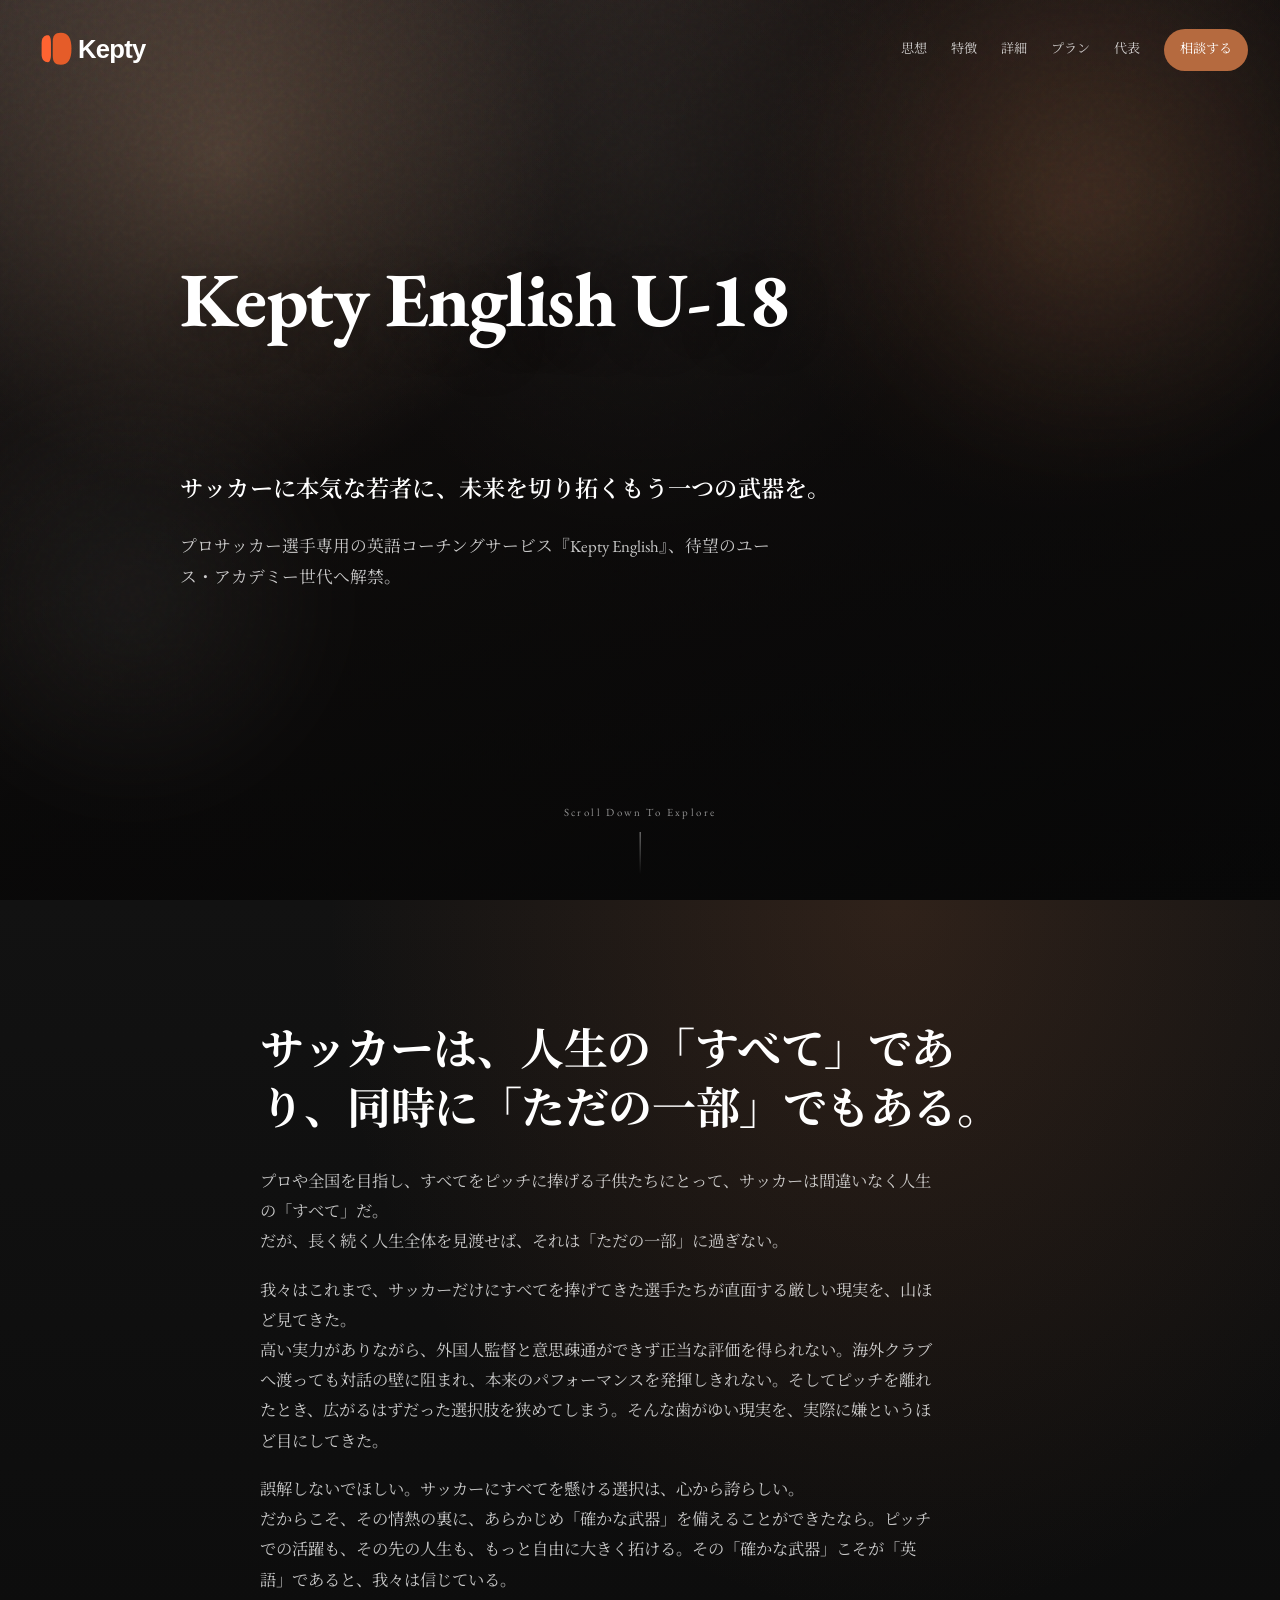
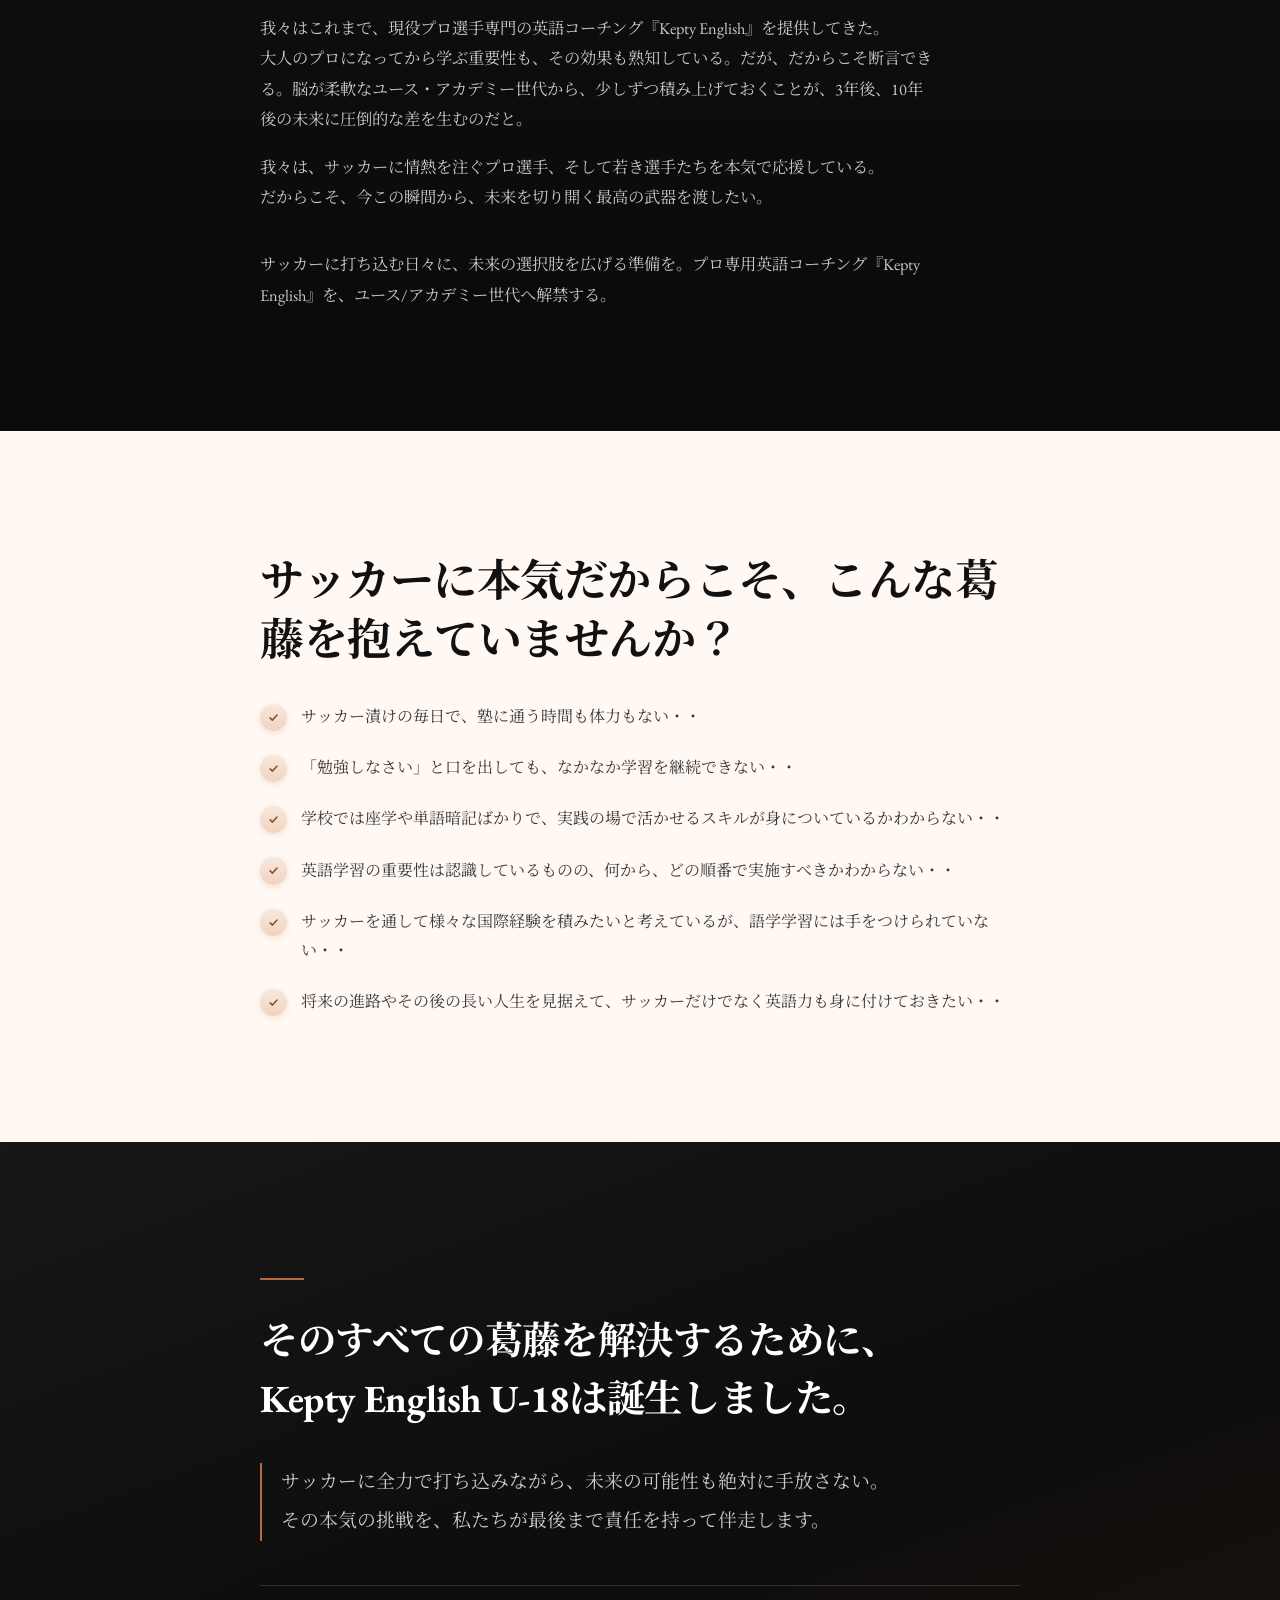
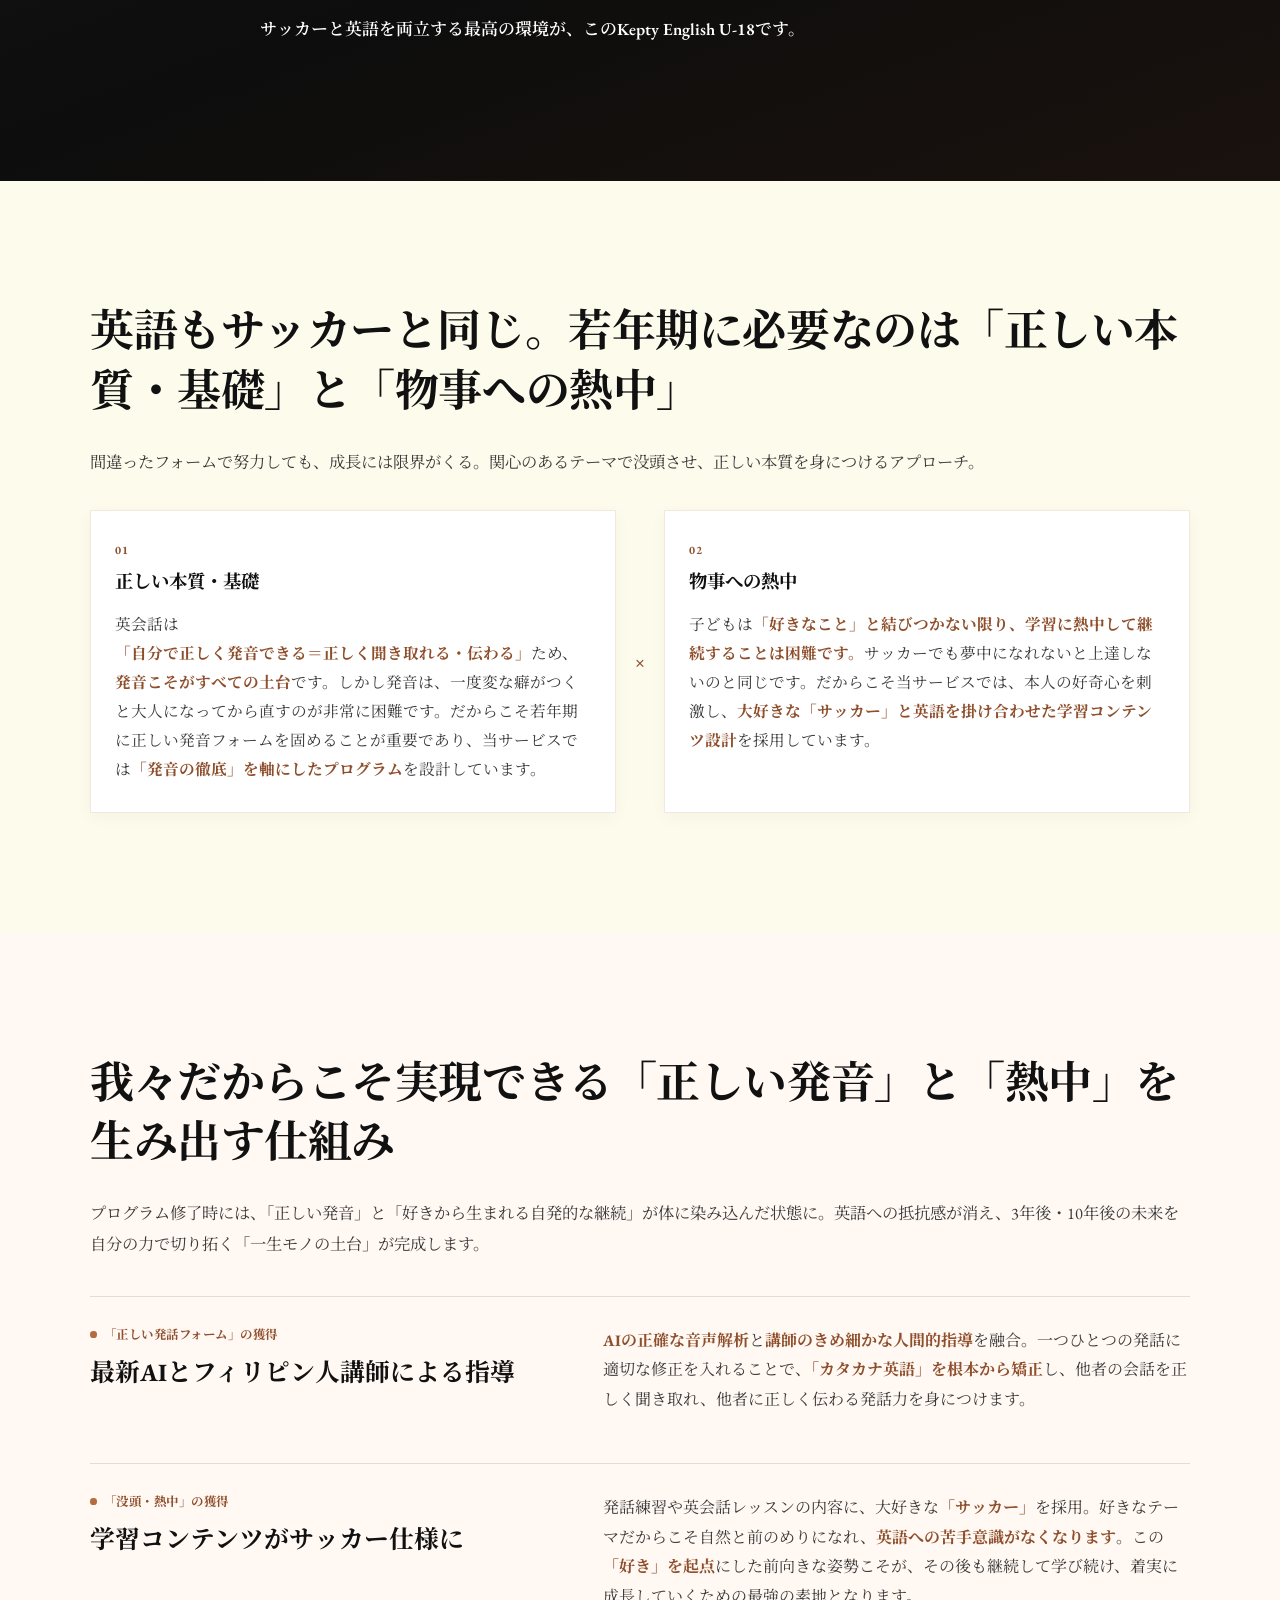
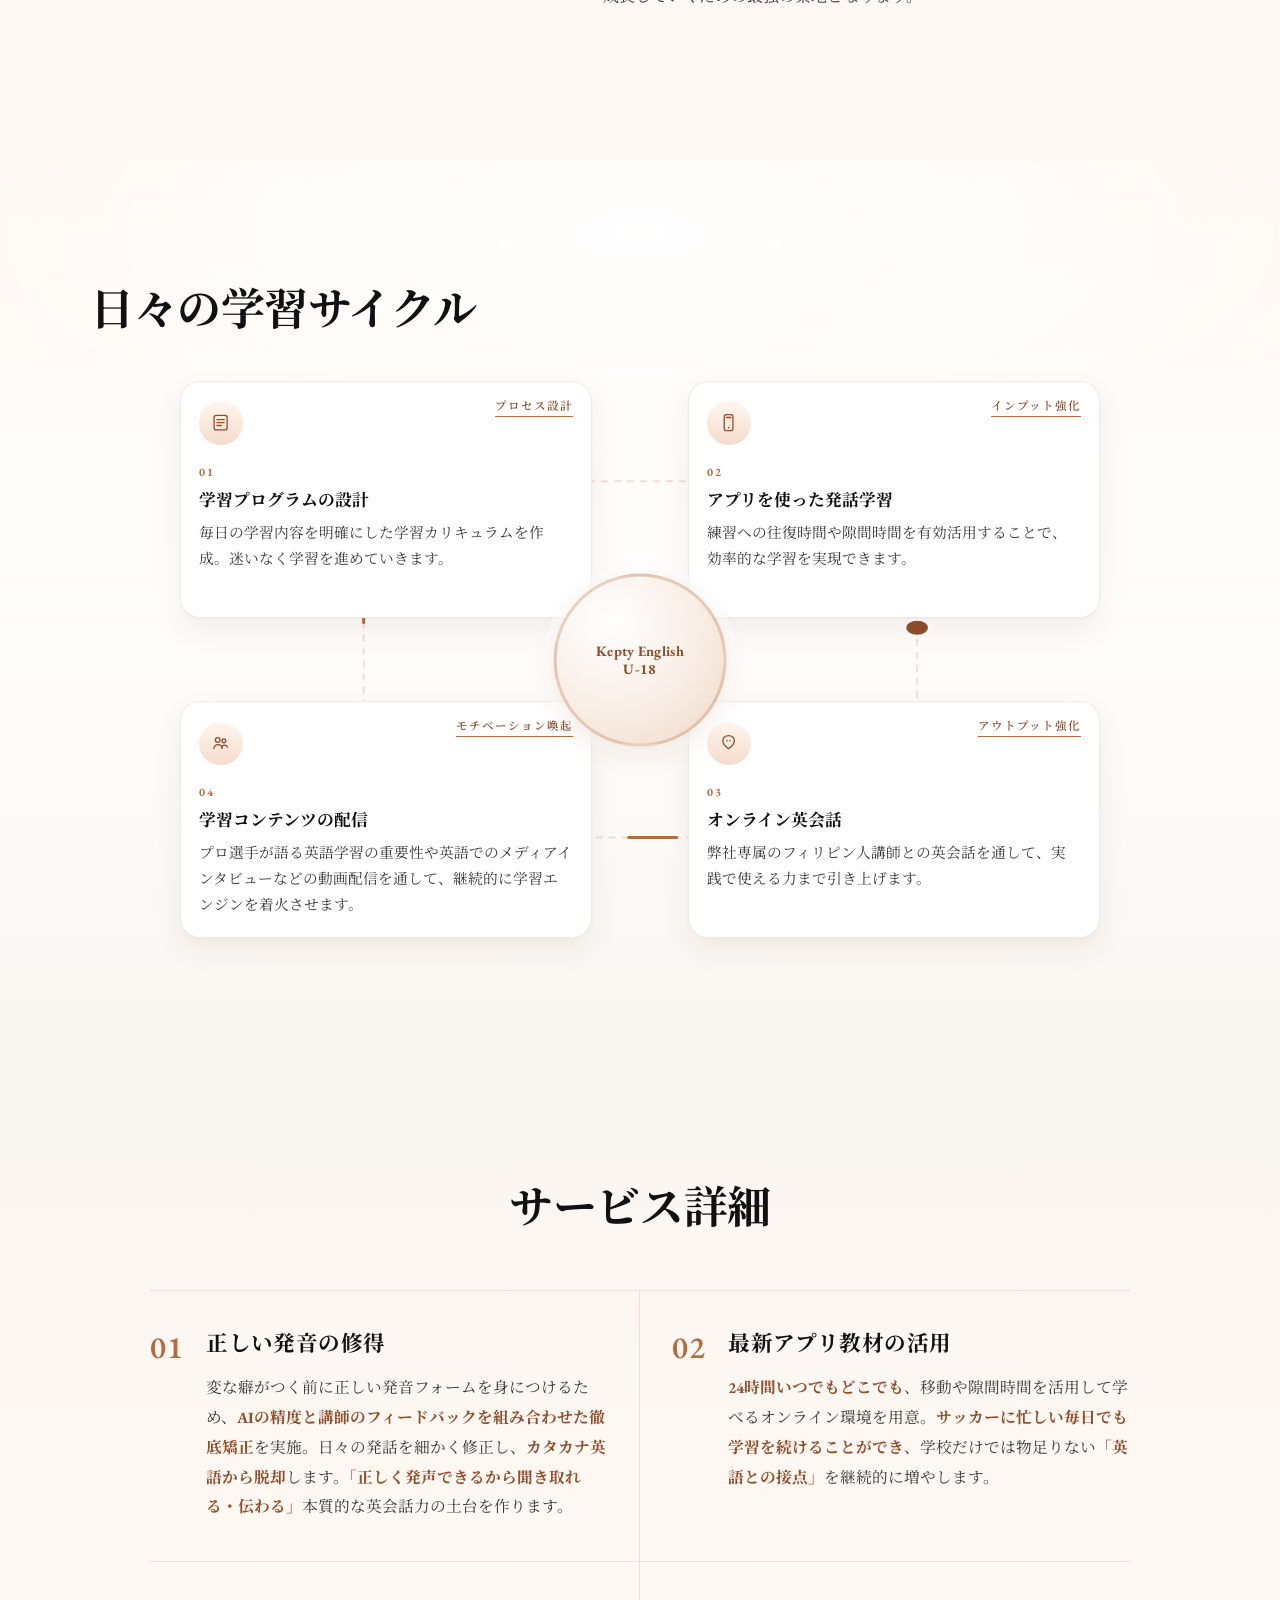
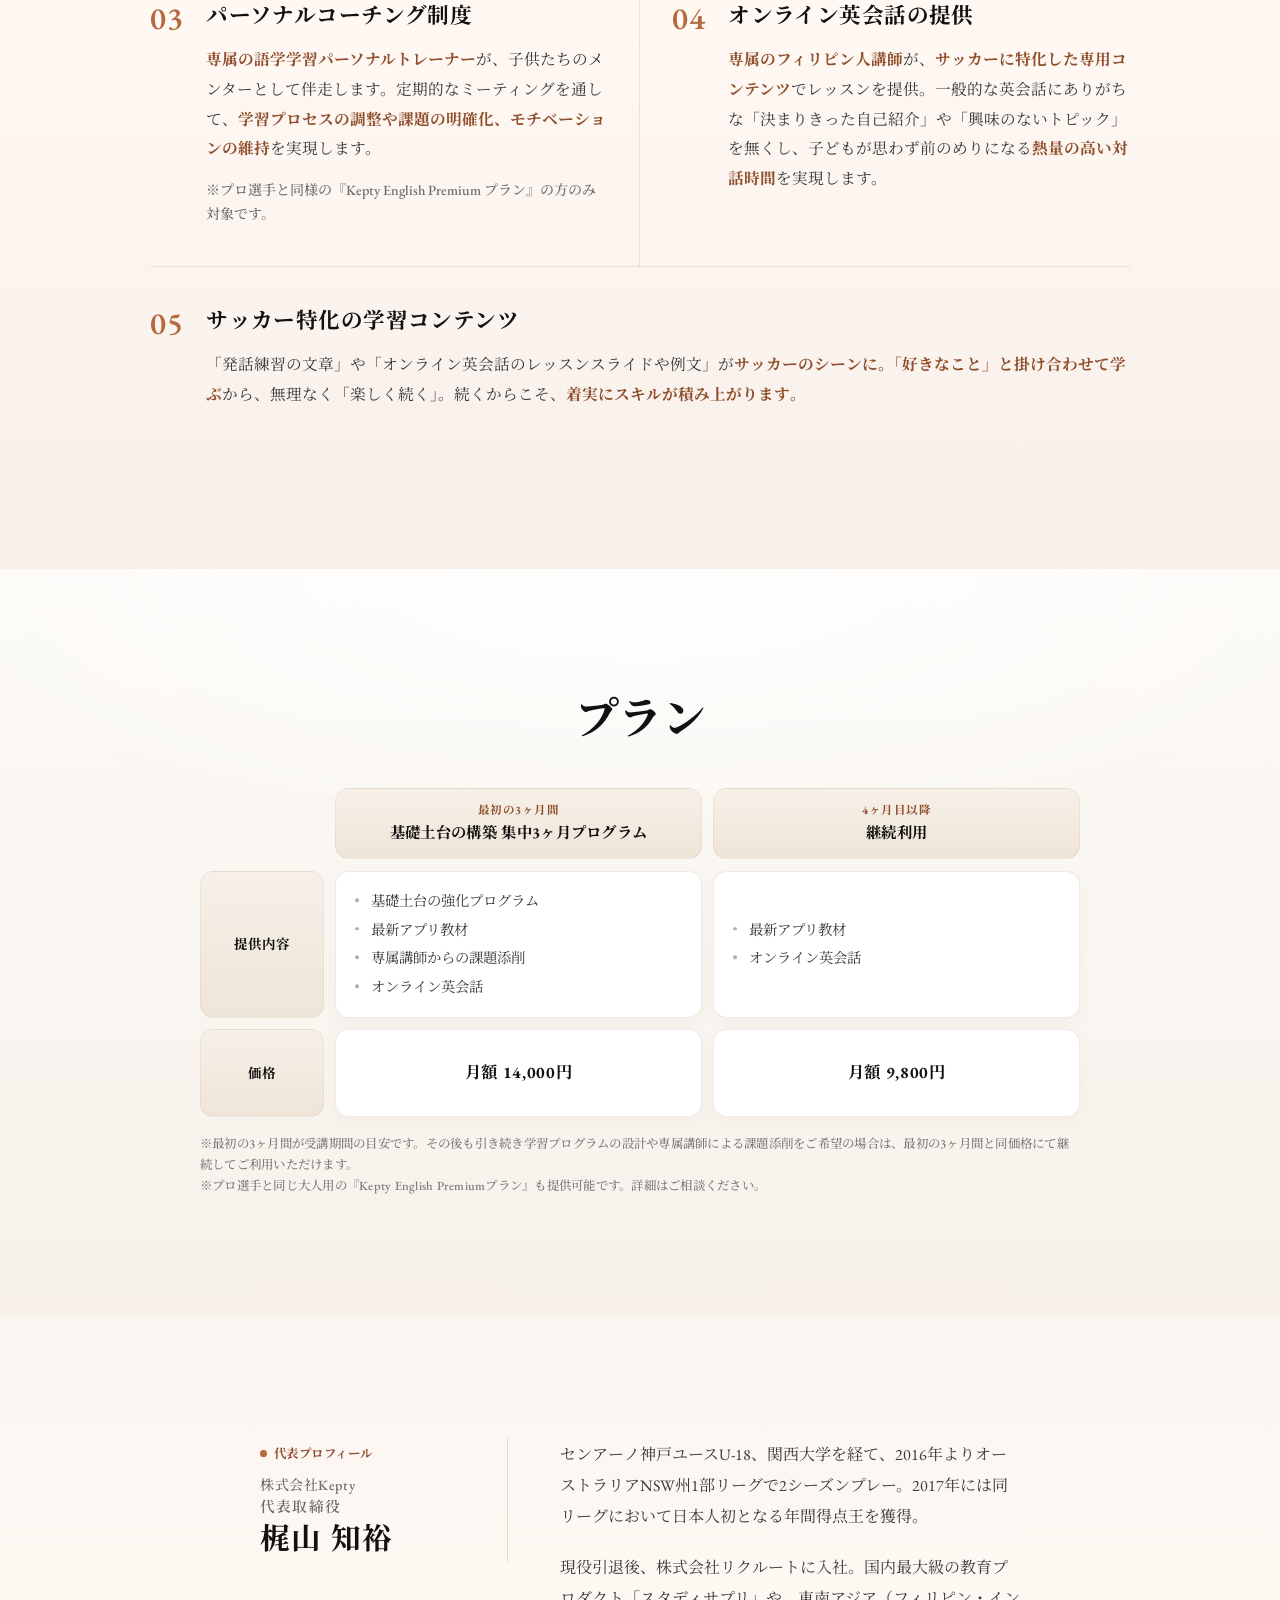
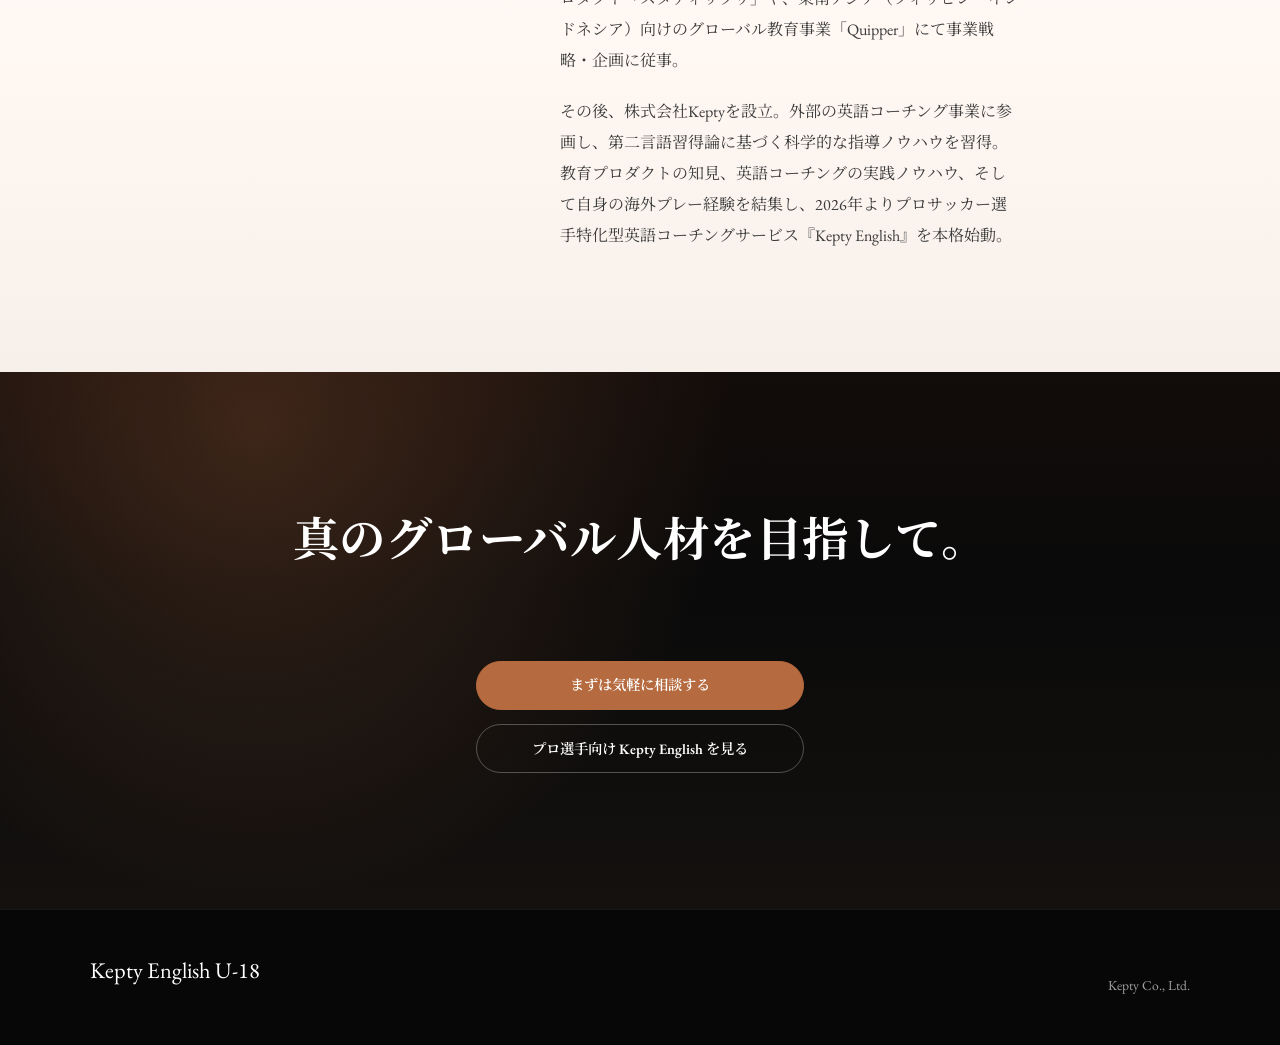
<file: index.html>
<!doctype html>
<html lang="ja">
  <head>
    <meta charset="UTF-8" />
    <meta name="viewport" content="width=device-width, initial-scale=1.0, viewport-fit=cover" />
    <title>Kepty English U-18 | 小~高校生向け英語コーチングサービス</title>
    <meta name="description" content="プロサッカー選手専用の英語コーチングサービス『Kepty English』、待望のユース・アカデミー世代へ解禁。" />
    <link rel="canonical" href="https://www.keptyenglishyouth.com/" />

    <!-- Open Graph / note・SNSリンクプレビュー用 -->
    <meta property="og:type" content="website" />
    <meta property="og:site_name" content="Kepty English U-18" />
    <meta property="og:locale" content="ja_JP" />
    <meta property="og:url" content="https://www.keptyenglishyouth.com/" />
    <meta property="og:title" content="Kepty English U-18" />
    <meta property="og:description" content="サッカーを愛するすべての才能へ。世界で戦う『心』と『技術』を、プロサッカー選手と同じメソッドで。" />
    <meta property="og:image" content="https://www.keptyenglishyouth.com/og-cover.jpg" />
    <meta property="og:image:secure_url" content="https://www.keptyenglishyouth.com/og-cover.jpg" />
    <meta property="og:image:type" content="image/jpeg" />
    <meta property="og:image:width" content="1200" />
    <meta property="og:image:height" content="1200" />
    <meta property="og:image:alt" content="Kepty English U-18" />

    <meta name="twitter:card" content="summary_large_image" />
    <meta name="twitter:title" content="Kepty English U-18" />
    <meta name="twitter:description" content="サッカーを愛するすべての才能へ。世界で戦う『心』と『技術』を、プロサッカー選手と同じメソッドで。" />
    <meta name="twitter:image" content="https://www.keptyenglishyouth.com/og-cover.jpg" />

    <link rel="preconnect" href="https://fonts.googleapis.com" />
    <link rel="preconnect" href="https://fonts.gstatic.com" crossorigin />
    <link
      href="https://fonts.googleapis.com/css2?family=EB+Garamond:ital,wght@0,400..800;1,400..800&family=Noto+Serif+JP:wght@400;500;600;700&display=swap"
      rel="stylesheet"
    />
    <link rel="stylesheet" href="./styles.css" />
  </head>
  <body>
    <header class="site-header" id="site-header">
      <a class="logo" href="#top" aria-label="Kepty English U-18">
        <img src="./assets/kepty-logo.svg" alt="Kepty" width="160" height="40" />
      </a>
      <nav class="header-nav" aria-label="主要ナビ">
        <a href="#future">思想</a>
        <a href="#solution">特徴</a>
        <a href="#overview">詳細</a>
        <!-- 比較ナビ：再表示時は hidden を外す -->
        <a href="#compare" hidden>比較</a>
        <a href="#plans">プラン</a>
        <a href="#founder">代表</a>
        <button type="button" class="header-cta contact-open">相談する</button>
      </nav>
    </header>

    <main id="top">
      <!-- 1. ファーストビュー -->
      <section class="hero" aria-label="ファーストビュー">
        <div class="hero-media" aria-hidden="true">
          <div class="hero-photo"></div>
          <div class="hero-veil"></div>
          <div class="hero-glow hero-glow-a"></div>
          <div class="hero-glow hero-glow-b"></div>
          <div class="hero-grain"></div>
        </div>

        <div class="hero-inner">
          <p class="brand-mark reveal" data-reveal>Kepty English U-18</p>
          <h1 class="hero-catch reveal" data-reveal>
            サッカーに本気な若者に、未来を切り拓くもう一つの武器を。
          </h1>
          <p class="hero-sub reveal" data-reveal>
            プロサッカー選手専用の英語コーチングサービス『Kepty English』、待望のユース・アカデミー世代へ解禁。
          </p>
        </div>

        <a class="scroll-hint" href="#question" aria-label="下へスクロール">
          <span>Scroll Down To Explore</span>
          <span class="scroll-line" aria-hidden="true"></span>
        </a>
      </section>

      <!-- 2. 既存教育への問い -->
      <section class="section section-dark" id="question">
        <div class="container narrow">
          <h2 class="section-title light reveal" data-reveal>
            サッカーは、人生の「すべて」であり、同時に「ただの一部」でもある。
          </h2>
          <div class="prose light reveal" data-reveal>
            <p>
              プロや全国を目指し、すべてをピッチに捧げる子供たちにとって、サッカーは間違いなく人生の「すべて」だ。<br />
              だが、長く続く人生全体を見渡せば、それは「ただの一部」に過ぎない。
            </p>
            <p>
              我々はこれまで、サッカーだけにすべてを捧げてきた選手たちが直面する厳しい現実を、山ほど見てきた。<br />
              高い実力がありながら、外国人監督と意思疎通ができず正当な評価を得られない。海外クラブへ渡っても対話の壁に阻まれ、本来のパフォーマンスを発揮しきれない。そしてピッチを離れたとき、広がるはずだった選択肢を狭めてしまう。そんな歯がゆい現実を、実際に嫌というほど目にしてきた。
            </p>
            <p>
              誤解しないでほしい。サッカーにすべてを懸ける選択は、心から誇らしい。<br />
              だからこそ、その情熱の裏に、あらかじめ「確かな武器」を備えることができたなら。ピッチでの活躍も、その先の人生も、もっと自由に大きく拓ける。その「確かな武器」こそが「英語」であると、我々は信じている。
            </p>
            <p>
              我々はこれまで、現役プロ選手専門の英語コーチング『Kepty English』を提供してきた。<br />
              大人のプロになってから学ぶ重要性も、その効果も熟知している。だが、だからこそ断言できる。脳が柔軟なユース・アカデミー世代から、少しずつ積み上げておくことが、3年後、10年後の未来に圧倒的な差を生むのだと。
            </p>
            <p>
              我々は、サッカーに情熱を注ぐプロ選手、そして若き選手たちを本気で応援している。<br />
              だからこそ、今この瞬間から、未来を切り開く最高の武器を渡したい。
            </p>
            <p class="prose-close">
              サッカーに打ち込む日々に、未来の選択肢を広げる準備を。プロ専用英語コーチング『Kepty English』を、ユース/アカデミー世代へ解禁する。
            </p>
          </div>
        </div>
      </section>

      <!-- 3. お悩み -->
      <section class="section section-warm" id="worries">
        <div class="container narrow">
          <h2 class="section-title reveal" data-reveal>
            サッカーに本気だからこそ、こんな葛藤を抱えていませんか？
          </h2>
          <ul class="worry-list">
            <li class="worry-item reveal" data-reveal>
              <span class="worry-check" aria-hidden="true">
                <svg viewBox="0 0 24 24" fill="none">
                  <path d="M6.5 12.5 10 16l7.5-8" stroke="currentColor" stroke-width="2.4" stroke-linecap="round" stroke-linejoin="round" />
                </svg>
              </span>
              <span>サッカー漬けの毎日で、塾に通う時間も体力もない・・</span>
            </li>
            <li class="worry-item reveal" data-reveal>
              <span class="worry-check" aria-hidden="true">
                <svg viewBox="0 0 24 24" fill="none">
                  <path d="M6.5 12.5 10 16l7.5-8" stroke="currentColor" stroke-width="2.4" stroke-linecap="round" stroke-linejoin="round" />
                </svg>
              </span>
              <span>「勉強しなさい」と口を出しても、なかなか学習を継続できない・・</span>
            </li>
            <li class="worry-item reveal" data-reveal>
              <span class="worry-check" aria-hidden="true">
                <svg viewBox="0 0 24 24" fill="none">
                  <path d="M6.5 12.5 10 16l7.5-8" stroke="currentColor" stroke-width="2.4" stroke-linecap="round" stroke-linejoin="round" />
                </svg>
              </span>
              <span>学校では座学や単語暗記ばかりで、実践の場で活かせるスキルが身についているかわからない・・</span>
            </li>
            <li class="worry-item reveal" data-reveal>
              <span class="worry-check" aria-hidden="true">
                <svg viewBox="0 0 24 24" fill="none">
                  <path d="M6.5 12.5 10 16l7.5-8" stroke="currentColor" stroke-width="2.4" stroke-linecap="round" stroke-linejoin="round" />
                </svg>
              </span>
              <span>英語学習の重要性は認識しているものの、何から、どの順番で実施すべきかわからない・・</span>
            </li>
            <li class="worry-item reveal" data-reveal>
              <span class="worry-check" aria-hidden="true">
                <svg viewBox="0 0 24 24" fill="none">
                  <path d="M6.5 12.5 10 16l7.5-8" stroke="currentColor" stroke-width="2.4" stroke-linecap="round" stroke-linejoin="round" />
                </svg>
              </span>
              <span>サッカーを通して様々な国際経験を積みたいと考えているが、語学学習には手をつけられていない・・</span>
            </li>
            <li class="worry-item reveal" data-reveal>
              <span class="worry-check" aria-hidden="true">
                <svg viewBox="0 0 24 24" fill="none">
                  <path d="M6.5 12.5 10 16l7.5-8" stroke="currentColor" stroke-width="2.4" stroke-linecap="round" stroke-linejoin="round" />
                </svg>
              </span>
              <span>将来の進路やその後の長い人生を見据えて、サッカーだけでなく英語力も身に付けておきたい・・</span>
            </li>
          </ul>
        </div>
      </section>

      <!-- 4. 私たちが目指す未来 -->
      <section class="section section-ink manifesto" id="future">
        <div class="container narrow">
          <span class="manifesto-rule reveal" data-reveal aria-hidden="true"></span>
          <h2 class="manifesto-title reveal" data-reveal>
            そのすべての葛藤を解決するために、<br />Kepty English U-18は誕生しました。
          </h2>
          <p class="manifesto-lead reveal" data-reveal>
            サッカーに全力で打ち込みながら、未来の可能性も絶対に手放さない。<br />
            その本気の挑戦を、私たちが最後まで責任を持って伴走します。
          </p>
          <p class="manifesto-close reveal" data-reveal>
            サッカーと英語を両立する最高の環境が、このKepty English U-18です。
          </p>
        </div>
      </section>

      <!-- 5. 英会話力習得のメカニズム -->
      <section class="section section-cream" id="mechanism">
        <div class="container">
          <h2 class="section-title reveal" data-reveal>
            英語もサッカーと同じ。若年期に必要なのは「正しい本質・基礎」と「物事への熱中」
          </h2>
          <div class="prose reveal" data-reveal>
            <p class="prose-inline">
              間違ったフォームで努力しても、成長には限界がくる。関心のあるテーマで没頭させ、正しい本質を身につけるアプローチ。
            </p>
          </div>

          <div class="split-compare">
            <article class="split-panel reveal" data-reveal>
              <div class="split-panel-head">
                <span class="split-panel-no">01</span>
                <h3>正しい本質・基礎</h3>
              </div>
              <p>
                英会話は<span class="em">「自分で正しく発音できる＝正しく聞き取れる・伝わる」</span>ため、<span class="em">発音こそがすべての土台</span>です。しかし発音は、一度変な癖がつくと大人になってから直すのが非常に困難です。だからこそ若年期に正しい発音フォームを固めることが重要であり、当サービスでは<span class="em">「発音の徹底」を軸にしたプログラム</span>を設計しています。
              </p>
            </article>
            <span class="split-compare-join" aria-hidden="true">×</span>
            <article class="split-panel reveal" data-reveal>
              <div class="split-panel-head">
                <span class="split-panel-no">02</span>
                <h3>物事への熱中</h3>
              </div>
              <p>
                子どもは<span class="em">「好きなこと」と結びつかない限り、学習に熱中して継続することは困難です。</span>サッカーでも夢中になれないと上達しないのと同じです。だからこそ当サービスでは、本人の好奇心を刺激し、<span class="em">大好きな「サッカー」と英語を掛け合わせた学習コンテンツ設計</span>を採用しています。
              </p>
            </article>
          </div>
        </div>
      </section>

      <!-- 5. 解決策 -->
      <section class="section section-warm" id="solution">
        <div class="container">
          <h2 class="section-title reveal" data-reveal>
            我々だからこそ実現できる「正しい発音」と「熱中」を生み出す仕組み
          </h2>
          <div class="prose reveal" data-reveal>
            <p class="prose-inline">
              プログラム修了時には、「正しい発音」と「好きから生まれる自発的な継続」が体に染み込んだ状態に。英語への抵抗感が消え、3年後・10年後の未来を自分の力で切り拓く「一生モノの土台」が完成します。
            </p>
          </div>

          <div class="solution-stack">
            <article class="solution-block reveal" data-reveal>
              <div class="solution-meta">
                <span class="solution-tag">「正しい発話フォーム」の獲得</span>
                <h3>最新AIとフィリピン人講師による指導</h3>
              </div>
              <p>
                <span class="em">AIの正確な音声解析</span>と<span class="em">講師のきめ細かな人間的指導</span>を融合。一つひとつの発話に適切な修正を入れることで、<span class="em">「カタカナ英語」を根本から矯正</span>し、他者の会話を正しく聞き取れ、他者に正しく伝わる発話力を身につけます。
              </p>
            </article>
            <article class="solution-block reveal" data-reveal>
              <div class="solution-meta">
                <span class="solution-tag">「没頭・熱中」の獲得</span>
                <h3>学習コンテンツがサッカー仕様に</h3>
              </div>
              <p>
                発話練習や英会話レッスンの内容に、大好きな<span class="em">「サッカー」</span>を採用。好きなテーマだからこそ自然と前のめりになれ、<span class="em">英語への苦手意識がなくなります</span>。この<span class="em">「好き」を起点</span>にした前向きな姿勢こそが、その後も継続して学び続け、着実に成長していくための最強の素地となります。
              </p>
            </article>
          </div>
        </div>
      </section>

      <!-- 7. 日々の学習サイクル -->
      <section class="section section-cycle" id="coaching">
        <div class="container">
          <h2 class="section-title reveal" data-reveal>
            日々の学習サイクル
          </h2>

          <div class="cycle-diagram reveal" data-reveal aria-label="日々の学習サイクル">
            <svg class="cycle-loop" viewBox="0 0 100 100" preserveAspectRatio="none" aria-hidden="true">
              <rect class="cycle-loop-track" x="3" y="3" width="94" height="94" rx="16" />
              <rect class="cycle-loop-flow" x="3" y="3" width="94" height="94" rx="16" />
              <circle class="cycle-loop-dot" r="2.2" fill="#8f4f2c" stroke="#fff" stroke-width="0.7">
                <animateMotion
                  dur="5.5s"
                  repeatCount="indefinite"
                  path="M 19,3 H 81 A 16,16 0 0 1 97,19 V 81 A 16,16 0 0 1 81,97 H 19 A 16,16 0 0 1 3,81 V 19 A 16,16 0 0 1 19,3"
                />
              </circle>
            </svg>

            <div class="cycle-spine" aria-hidden="true">
              <span class="cycle-spine-track"></span>
              <span class="cycle-spine-dot"></span>
            </div>

            <div class="cycle-hub">
              <span>Kepty English<br />U-18</span>
            </div>

            <div class="cycle-board">
            <article class="cycle-card cycle-card-tl">
              <span class="cycle-corner">プロセス設計</span>
              <span class="cycle-icon" aria-hidden="true">
                <svg viewBox="0 0 32 32" fill="none">
                  <rect x="7" y="6" width="18" height="20" rx="3" stroke="currentColor" stroke-width="1.8" />
                  <path d="M11 12h10M11 16h10M11 20h6" stroke="currentColor" stroke-width="1.8" stroke-linecap="round" />
                </svg>
              </span>
              <span class="cycle-step">01</span>
              <h3>学習プログラムの設計</h3>
              <p>毎日の学習内容を明確にした学習カリキュラムを作成。迷いなく学習を進めていきます。</p>
            </article>
            <article class="cycle-card cycle-card-tr">
              <span class="cycle-corner">インプット強化</span>
              <span class="cycle-icon" aria-hidden="true">
                <svg viewBox="0 0 32 32" fill="none">
                  <rect x="10" y="5" width="12" height="22" rx="3" stroke="currentColor" stroke-width="1.8" />
                  <circle cx="16" cy="23" r="1.1" fill="currentColor" />
                  <path d="M13 9h6" stroke="currentColor" stroke-width="1.8" stroke-linecap="round" />
                </svg>
              </span>
              <span class="cycle-step">02</span>
              <h3>アプリを使った発話学習</h3>
              <p>練習への往復時間や隙間時間を有効活用することで、効率的な学習を実現できます。</p>
            </article>
            <article class="cycle-card cycle-card-br">
              <span class="cycle-corner">アウトプット強化</span>
              <span class="cycle-icon" aria-hidden="true">
                <svg viewBox="0 0 32 32" fill="none">
                  <path d="M8 12c0-4 3.6-7 8-7s8 3 8 7c0 5.5-8 11-8 11S8 17.5 8 12Z" stroke="currentColor" stroke-width="1.8" stroke-linejoin="round" />
                  <circle cx="14" cy="12" r="1.1" fill="currentColor" />
                  <circle cx="18" cy="12" r="1.1" fill="currentColor" />
                </svg>
              </span>
              <span class="cycle-step">03</span>
              <h3>オンライン英会話</h3>
              <p>弊社専属のフィリピン人講師との英会話を通して、実践で使える力まで引き上げます。</p>
            </article>
            <article class="cycle-card cycle-card-bl">
              <span class="cycle-corner">モチベーション喚起</span>
              <span class="cycle-icon" aria-hidden="true">
                <svg viewBox="0 0 32 32" fill="none">
                  <circle cx="12" cy="11" r="3.2" stroke="currentColor" stroke-width="1.8" />
                  <circle cx="20.5" cy="12.2" r="2.6" stroke="currentColor" stroke-width="1.8" />
                  <path d="M6.8 22.5c.6-3.2 3.2-5 5.8-5s5.2 1.8 5.8 5" stroke="currentColor" stroke-width="1.8" stroke-linecap="round" />
                  <path d="M17.2 21.6c.7-2.2 2.5-3.5 4.4-3.5 1.7 0 3.3 1 4 2.8" stroke="currentColor" stroke-width="1.8" stroke-linecap="round" />
                </svg>
              </span>
              <span class="cycle-step">04</span>
              <h3>学習コンテンツの配信</h3>
              <p>プロ選手が語る英語学習の重要性や英語でのメディアインタビューなどの動画配信を通して、継続的に学習エンジンを着火させます。</p>
            </article>
            </div>
          </div>
        </div>
      </section>

      <!-- 7. サービス詳細 -->
      <section class="section section-overview" id="overview">
        <div class="container">
          <div class="overview-heading reveal" data-reveal>
            <h2 class="section-title overview-title">サービス詳細</h2>
          </div>

          <div class="overview-grid">
            <article class="overview-item reveal" data-reveal>
              <span class="overview-num" aria-hidden="true">01</span>
              <div class="overview-body">
                <h3>正しい発音の修得</h3>
                <p>
                  変な癖がつく前に正しい発音フォームを身につけるため、<span class="em">AIの精度と講師のフィードバックを組み合わせた徹底矯正</span>を実施。日々の発話を細かく修正し、<span class="em">カタカナ英語から脱却</span>します。<span class="em">「正しく発声できるから聞き取れる・伝わる」</span>本質的な英会話力の土台を作ります。
                </p>
              </div>
            </article>

            <article class="overview-item reveal" data-reveal>
              <span class="overview-num" aria-hidden="true">02</span>
              <div class="overview-body">
                <h3>最新アプリ教材の活用</h3>
                <p>
                  <span class="em">24時間いつでもどこでも</span>、移動や隙間時間を活用して学べるオンライン環境を用意。<span class="em">サッカーに忙しい毎日でも学習を続けることができ</span>、学校だけでは物足りない<span class="em">「英語との接点」</span>を継続的に増やします。
                </p>
              </div>
            </article>

            <article class="overview-item reveal" data-reveal>
              <span class="overview-num" aria-hidden="true">03</span>
              <div class="overview-body">
                <h3>パーソナルコーチング制度</h3>
                <p>
                  <span class="em">専属の語学学習パーソナルトレーナー</span>が、子供たちのメンターとして伴走します。定期的なミーティングを通して、<span class="em">学習プロセスの調整や課題の明確化、モチベーションの維持</span>を実現します。
                </p>
                <p class="section-note">※プロ選手と同様の『Kepty English Premium プラン』の方のみ対象です。</p>
              </div>
            </article>

            <article class="overview-item reveal" data-reveal>
              <span class="overview-num" aria-hidden="true">04</span>
              <div class="overview-body">
                <h3>オンライン英会話の提供</h3>
                <p>
                  <span class="em">専属のフィリピン人講師</span>が、<span class="em">サッカーに特化した専用コンテンツ</span>でレッスンを提供。一般的な英会話にありがちな「決まりきった自己紹介」や「興味のないトピック」を無くし、子どもが思わず前のめりになる<span class="em">熱量の高い対話時間</span>を実現します。
                </p>
              </div>
            </article>

            <article class="overview-item reveal" data-reveal>
              <span class="overview-num" aria-hidden="true">05</span>
              <div class="overview-body">
                <h3>サッカー特化の学習コンテンツ</h3>
                <p>
                  「発話練習の文章」や「オンライン英会話のレッスンスライドや例文」が<span class="em">サッカーのシーンに</span>。<span class="em">「好きなこと」と掛け合わせて学ぶ</span>から、無理なく「楽しく続く」。続くからこそ、<span class="em">着実にスキルが積み上がります</span>。
                </p>
              </div>
            </article>
          </div>
        </div>
      </section>

      <!-- 8. 教育投資の比較（一時非表示。再表示時は hidden を外す） -->
      <section class="section section-warm" id="compare" hidden>
        <div class="container compare-container">
          <div class="compare-heading reveal" data-reveal>
            <h2 class="section-title compare-title">
              他サービスとの比較
            </h2>
          </div>

          <div
            class="compare-tabs reveal"
            data-reveal
            role="tablist"
            aria-label="比較する年代・サービス"
          >
            <button
              type="button"
              class="compare-tab is-active"
              role="tab"
              id="compare-tab-elem"
              aria-selected="true"
              aria-controls="compare-panel-elem"
              data-compare-tab="elem"
            >
              小学5〜6年生
            </button>
            <button
              type="button"
              class="compare-tab"
              role="tab"
              id="compare-tab-junior"
              aria-selected="false"
              aria-controls="compare-panel-junior"
              data-compare-tab="junior"
              tabindex="-1"
            >
              中学生〜高校生
            </button>
            <button
              type="button"
              class="compare-tab"
              role="tab"
              id="compare-tab-school"
              aria-selected="false"
              aria-controls="compare-panel-school"
              data-compare-tab="school"
              tabindex="-1"
            >
              英会話スクール
            </button>
          </div>

          <!-- 1. 小学生 -->
          <article
            class="compare-block is-active"
            id="compare-panel-elem"
            role="tabpanel"
            aria-labelledby="compare-tab-elem"
            data-compare-panel="elem"
          >
            <h3 class="compare-block-title">学習塾との比較</h3>
            <p class="compare-scroll-hint" aria-hidden="true"><span class="compare-scroll-dot"></span>scroll→</p>
            <div class="compare-scroll">
              <table class="matrix-table">
                <thead>
                  <tr>
                    <th colspan="2">項目</th>
                    <th>集団塾</th>
                    <th>個別塾</th>
                    <th class="ours-head">Kepty English</th>
                  </tr>
                </thead>
                <tbody>
                  <tr>
                    <th class="cat" rowspan="7">学習</th>
                    <th class="sub">目的</th>
                    <td data-label="集団塾">
                      <ul class="cell-list">
                        <li>基礎英語力の向上</li>
                        <li>試験/受験の対策</li>
                      </ul>
                    </td>
                    <td data-label="個別塾">
                      <ul class="cell-list">
                        <li>基礎英語力の向上</li>
                        <li>試験/受験の対策</li>
                      </ul>
                    </td>
                    <td data-label="Kepty English">
                      <span class="cell-lead">グローバルで活躍する人材の育成</span>
                      <ul class="cell-list">
                        <li>実践的な英会話力の強化</li>
                        <li>基礎英語力の向上</li>
                        <li>試験/受験の対策</li>
                      </ul>
                    </td>
                  </tr>
                  <tr>
                    <th class="sub">形態</th>
                    <td class="cell-center" data-label="集団塾">一律</td>
                    <td class="cell-center" data-label="個別塾">個別</td>
                    <td class="cell-center" data-label="Kepty English">個別</td>
                  </tr>
                  <tr>
                    <th class="sub">方向性</th>
                    <td class="cell-center" data-label="集団塾">他律学習</td>
                    <td class="cell-center" data-label="個別塾">他律学習</td>
                    <td class="cell-center" data-label="Kepty English"><span class="hl">自律学習</span></td>
                  </tr>
                  <tr>
                    <th class="sub">特徴</th>
                    <td data-label="集団塾">
                      <ul class="cell-list">
                        <li>仲間と同じペースで学習を進める</li>
                      </ul>
                    </td>
                    <td data-label="個別塾">
                      <ul class="cell-list">
                        <li>個々の得意/苦手に焦点を当てて、自分のペースで学習を進める</li>
                      </ul>
                    </td>
                    <td data-label="Kepty English">
                      <ul class="cell-list">
                        <li><span class="hl">「実践的な英会話力」と「自律心」の両者を同時に育む</span></li>
                      </ul>
                    </td>
                  </tr>
                  <tr>
                    <th class="sub">範囲</th>
                    <td data-label="集団塾">
                      <ul class="cell-list">
                        <li>机上/受験英語が中心<span class="cell-note">（リーディング、ライティング）</span></li>
                      </ul>
                    </td>
                    <td data-label="個別塾">
                      <ul class="cell-list">
                        <li>机上/受験英語が中心<span class="cell-note">（リーディング、ライティング）</span></li>
                      </ul>
                    </td>
                    <td data-label="Kepty English">
                      <ul class="cell-list">
                        <li><span class="hl">机上/受験英語と実践的英会話の両方</span><span class="cell-note">（<span class="hl">リスニング、スピーキング</span>、リーディング、ライティング）</span></li>
                      </ul>
                    </td>
                  </tr>
                  <tr>
                    <th class="sub">頻度</th>
                    <td class="cell-center" data-label="集団塾">週2回（夕方〜夜）</td>
                    <td class="cell-center" data-label="個別塾">週2回（夕方〜夜）</td>
                    <td class="cell-center" data-label="Kepty English"><span class="hl">毎日</span>（24時間いつでも）</td>
                  </tr>
                  <tr>
                    <th class="sub">場所</th>
                    <td class="cell-center" data-label="集団塾">教室中心</td>
                    <td class="cell-center" data-label="個別塾">教室中心</td>
                    <td class="cell-center" data-label="Kepty English">オンライン中心</td>
                  </tr>
                  <tr>
                    <th class="sub" colspan="2">外部連携</th>
                    <td class="cell-center" data-label="集団塾">なし</td>
                    <td class="cell-center" data-label="個別塾">なし</td>
                    <td class="cell-center" data-label="Kepty English">
                      <span class="cell-lead">現役・元プロサッカー選手との接点</span>
                    </td>
                  </tr>
                  <tr>
                    <th class="sub" colspan="2">費用<br /><span class="cat-note">（6ヶ月換算）</span></th>
                    <td class="cell-price" data-label="集団塾">約15万〜25万円</td>
                    <td class="cell-price" data-label="個別塾">約23万〜36万円</td>
                    <td class="cell-price" data-label="Kepty English">71,400円</td>
                  </tr>
                </tbody>
              </table>
            </div>
          </article>

          <!-- 2. 中高生 -->
          <article
            class="compare-block"
            id="compare-panel-junior"
            role="tabpanel"
            aria-labelledby="compare-tab-junior"
            data-compare-panel="junior"
            hidden
          >
            <h3 class="compare-block-title">学習塾との比較</h3>
            <p class="compare-scroll-hint" aria-hidden="true"><span class="compare-scroll-dot"></span>scroll→</p>
            <div class="compare-scroll">
              <table class="matrix-table">
                <thead>
                  <tr>
                    <th colspan="2">項目</th>
                    <th>集団塾</th>
                    <th>個別塾</th>
                    <th class="ours-head">Kepty English</th>
                  </tr>
                </thead>
                <tbody>
                  <tr>
                    <th class="cat" rowspan="7">学習</th>
                    <th class="sub">目的</th>
                    <td data-label="集団塾">
                      <ul class="cell-list">
                        <li>基礎英語力の向上</li>
                        <li>試験/受験の対策</li>
                      </ul>
                    </td>
                    <td data-label="個別塾">
                      <ul class="cell-list">
                        <li>基礎英語力の向上</li>
                        <li>試験/受験の対策</li>
                      </ul>
                    </td>
                    <td data-label="Kepty English">
                      <span class="cell-lead">グローバルで活躍する人材の育成</span>
                      <ul class="cell-list">
                        <li>実践的な英会話力の強化</li>
                        <li>基礎英語力の向上</li>
                        <li>試験/受験の対策</li>
                      </ul>
                    </td>
                  </tr>
                  <tr>
                    <th class="sub">形態</th>
                    <td class="cell-center" data-label="集団塾">一律</td>
                    <td class="cell-center" data-label="個別塾">個別</td>
                    <td class="cell-center" data-label="Kepty English">個別</td>
                  </tr>
                  <tr>
                    <th class="sub">方向性</th>
                    <td class="cell-center" data-label="集団塾">他律学習</td>
                    <td class="cell-center" data-label="個別塾">他律学習</td>
                    <td class="cell-center" data-label="Kepty English"><span class="hl">自律学習</span></td>
                  </tr>
                  <tr>
                    <th class="sub">特徴</th>
                    <td data-label="集団塾">
                      <ul class="cell-list">
                        <li>仲間と同じペースで学習を進める</li>
                      </ul>
                    </td>
                    <td data-label="個別塾">
                      <ul class="cell-list">
                        <li>個々の得意/苦手に焦点を当てて、自分のペースで学習を進める</li>
                      </ul>
                    </td>
                    <td data-label="Kepty English">
                      <ul class="cell-list">
                        <li><span class="hl">「実践的な英会話力」と「自律心」の両者を同時に育む</span></li>
                      </ul>
                    </td>
                  </tr>
                  <tr>
                    <th class="sub">範囲</th>
                    <td data-label="集団塾">
                      <ul class="cell-list">
                        <li>机上/受験英語が中心<span class="cell-note">（リーディング、ライティング）</span></li>
                      </ul>
                    </td>
                    <td data-label="個別塾">
                      <ul class="cell-list">
                        <li>机上/受験英語が中心<span class="cell-note">（リーディング、ライティング）</span></li>
                      </ul>
                    </td>
                    <td data-label="Kepty English">
                      <ul class="cell-list">
                        <li><span class="hl">机上/受験英語と実践的英会話の両方</span><span class="cell-note">（<span class="hl">リスニング、スピーキング</span>、リーディング、ライティング）</span></li>
                      </ul>
                    </td>
                  </tr>
                  <tr>
                    <th class="sub">頻度</th>
                    <td class="cell-center" data-label="集団塾">週2回（夕方〜夜）</td>
                    <td class="cell-center" data-label="個別塾">週2回（夕方〜夜）</td>
                    <td class="cell-center" data-label="Kepty English"><span class="hl">毎日</span>（24時間いつでも）</td>
                  </tr>
                  <tr>
                    <th class="sub">場所</th>
                    <td class="cell-center" data-label="集団塾">教室中心</td>
                    <td class="cell-center" data-label="個別塾">教室中心</td>
                    <td class="cell-center" data-label="Kepty English">オンライン中心</td>
                  </tr>
                  <tr>
                    <th class="sub" colspan="2">外部連携</th>
                    <td class="cell-center" data-label="集団塾">なし</td>
                    <td class="cell-center" data-label="個別塾">なし</td>
                    <td class="cell-center" data-label="Kepty English">
                      <span class="cell-lead">現役・元プロサッカー選手との接点</span>
                    </td>
                  </tr>
                  <tr>
                    <th class="sub" colspan="2">費用<br /><span class="cat-note">（6ヶ月換算）</span></th>
                    <td class="cell-price" data-label="集団塾">約20万〜35万円</td>
                    <td class="cell-price" data-label="個別塾">約30万〜50万円</td>
                    <td class="cell-price" data-label="Kepty English">71,400円</td>
                  </tr>
                </tbody>
              </table>
            </div>
          </article>

          <!-- 3. 英会話スクール -->
          <article
            class="compare-block"
            id="compare-panel-school"
            role="tabpanel"
            aria-labelledby="compare-tab-school"
            data-compare-panel="school"
            hidden
          >
            <h3 class="compare-block-title">英会話スクールとの比較</h3>
            <p class="compare-scroll-hint" aria-hidden="true"><span class="compare-scroll-dot"></span>scroll→</p>
            <div class="compare-scroll">
              <table class="matrix-table">
                <thead>
                  <tr>
                    <th colspan="2">項目</th>
                    <th>グループ</th>
                    <th>マンツーマン</th>
                    <th class="ours-head">Kepty English</th>
                  </tr>
                </thead>
                <tbody>
                  <tr>
                    <th class="cat" rowspan="7">学習</th>
                    <th class="sub">目的</th>
                    <td data-label="グループ">
                      <ul class="cell-list">
                        <li>生きた英語に触れる機会の最大化</li>
                        <li>実践的な英会話力の強化</li>
                      </ul>
                    </td>
                    <td data-label="マンツーマン">
                      <ul class="cell-list">
                        <li>生きた英語に触れる機会の最大化</li>
                        <li>実践的な英会話力の強化</li>
                      </ul>
                    </td>
                    <td data-label="Kepty English">
                      <span class="cell-lead">グローバルで活躍する人材の育成</span>
                      <ul class="cell-list">
                        <li>実践的な英会話力の強化</li>
                        <li>基礎英語力の向上</li>
                        <li>試験/受験の対策</li>
                      </ul>
                    </td>
                  </tr>
                  <tr>
                    <th class="sub">形態</th>
                    <td class="cell-center" data-label="グループ">一律</td>
                    <td class="cell-center" data-label="マンツーマン">個別</td>
                    <td class="cell-center" data-label="Kepty English">個別</td>
                  </tr>
                  <tr>
                    <th class="sub">方向性</th>
                    <td class="cell-center" data-label="グループ">他律学習</td>
                    <td class="cell-center" data-label="マンツーマン">他律学習</td>
                    <td class="cell-center" data-label="Kepty English"><span class="hl">自律学習</span></td>
                  </tr>
                  <tr>
                    <th class="sub">特徴</th>
                    <td data-label="グループ">
                      <ul class="cell-list">
                        <li>仲間と同じペースで学習を進める</li>
                      </ul>
                    </td>
                    <td data-label="マンツーマン">
                      <ul class="cell-list">
                        <li>個々の得意/苦手に焦点を当てて、自分のペースで学習を進める</li>
                      </ul>
                    </td>
                    <td data-label="Kepty English">
                      <ul class="cell-list">
                        <li><span class="hl">「実践的な英会話力」と「自律心」の両者を同時に育む</span></li>
                      </ul>
                    </td>
                  </tr>
                  <tr>
                    <th class="sub">範囲</th>
                    <td data-label="グループ">
                      <ul class="cell-list">
                        <li>実践的英会話が中心<span class="cell-note">（リスニング、スピーキング）</span></li>
                      </ul>
                    </td>
                    <td data-label="マンツーマン">
                      <ul class="cell-list">
                        <li>実践的英会話が中心<span class="cell-note">（リスニング、スピーキング）</span></li>
                      </ul>
                    </td>
                    <td data-label="Kepty English">
                      <ul class="cell-list">
                        <li><span class="hl">机上/受験英語と実践的英会話の両方</span><span class="cell-note">（<span class="hl">リスニング、スピーキング</span>、リーディング、ライティング）</span></li>
                      </ul>
                    </td>
                  </tr>
                  <tr>
                    <th class="sub">頻度</th>
                    <td class="cell-center" data-label="グループ">週2回（夕方〜夜）</td>
                    <td class="cell-center" data-label="マンツーマン">週2回（夕方〜夜）</td>
                    <td class="cell-center" data-label="Kepty English"><span class="hl">毎日</span>（24時間いつでも）</td>
                  </tr>
                  <tr>
                    <th class="sub">場所</th>
                    <td class="cell-center" data-label="グループ">教室中心</td>
                    <td class="cell-center" data-label="マンツーマン">教室中心</td>
                    <td class="cell-center" data-label="Kepty English">オンライン中心</td>
                  </tr>
                  <tr>
                    <th class="sub" colspan="2">外部連携</th>
                    <td class="cell-center" data-label="グループ">−</td>
                    <td class="cell-center" data-label="マンツーマン">なし</td>
                    <td class="cell-center" data-label="Kepty English">
                      <span class="cell-lead">現役・元プロサッカー選手との接点</span>
                    </td>
                  </tr>
                  <tr>
                    <th class="sub" colspan="2">費用<br /><span class="cat-note">（6ヶ月換算）</span></th>
                    <td class="cell-price" data-label="グループ">約14万〜22万円</td>
                    <td class="cell-price" data-label="マンツーマン">約33万〜55万円</td>
                    <td class="cell-price" data-label="Kepty English">71,400円</td>
                  </tr>
                </tbody>
              </table>
            </div>
          </article>

          <p class="compare-footnote reveal" data-reveal>
            ※あくまで平均的なサービスとの比較です。サービスによって差があります。<br />
            ※価格は、教材費や入会費、年会費などの諸経費も含んだ6ヶ月換算の価格を記載しております。
          </p>
        </div>
      </section>

      <!-- プラン -->
      <section class="section section-plans" id="plans">
        <div class="container plans-container">
          <div class="plans-heading reveal" data-reveal>
            <h2 class="section-title plans-title">プラン</h2>
          </div>

          <div class="plans-scroll reveal" data-reveal>
            <div class="plans-matrix" role="table" aria-label="料金プラン">
              <div class="plans-corner" role="presentation"></div>
              <div class="plans-head plans-head-primary" role="columnheader">
                <span class="plans-phase">最初の3ヶ月間</span>
                <span class="plans-phase-name">基礎土台の構築 集中3ヶ月プログラム</span>
              </div>
              <div class="plans-head plans-head-continue" role="columnheader">
                <span class="plans-phase">4ヶ月目以降</span>
                <span class="plans-phase-name">継続利用</span>
              </div>
              <div class="plans-label plans-label-body" role="rowheader">提供内容</div>
              <div class="plans-label plans-label-price" role="rowheader">価格</div>

              <article class="plans-card plans-card-primary">
                <h3 class="plans-card-title">
                  <span class="plans-phase">最初の3ヶ月間</span>
                  <span class="plans-phase-name">基礎土台の構築 集中3ヶ月プログラム</span>
                </h3>
                <div class="plans-cell plans-cell-body" data-label="提供内容" role="cell">
                  <ul class="plans-list">
                    <li>基礎土台の強化プログラム</li>
                    <li>最新アプリ教材</li>
                    <li>専属講師からの課題添削</li>
                    <li>オンライン英会話</li>
                  </ul>
                </div>
                <div class="plans-cell plans-price" data-label="価格" role="cell">
                  <div class="plans-price-stack">
                    <span class="plans-price-main">月額 14,000円</span>
                  </div>
                </div>
              </article>

              <article class="plans-card plans-card-continue">
                <h3 class="plans-card-title">
                  <span class="plans-phase">4ヶ月目以降</span>
                  <span class="plans-phase-name">継続利用</span>
                </h3>
                <div class="plans-cell plans-cell-body plans-cell-center" data-label="提供内容" role="cell">
                  <ul class="plans-list">
                    <li>最新アプリ教材</li>
                    <li>オンライン英会話</li>
                  </ul>
                </div>
                <div class="plans-cell plans-price" data-label="価格" role="cell">
                  <div class="plans-price-stack">
                    <span class="plans-price-main">月額 9,800円</span>
                  </div>
                </div>
              </article>
            </div>
          </div>

          <p class="plans-footnote reveal" data-reveal>
            ※最初の3ヶ月間が受講期間の目安です。その後も引き続き学習プログラムの設計や専属講師による課題添削をご希望の場合は、最初の3ヶ月間と同価格にて継続してご利用いただけます。<br>
            ※プロ選手と同じ大人用の『Kepty English Premiumプラン』も提供可能です。詳細はご相談ください。
          </p>
        </div>
      </section>

      <!-- 代表プロフィール -->
      <section class="section section-founder" id="founder">
        <div class="container narrow">
          <article class="founder-layout">
            <header class="founder-identity reveal" data-reveal>
              <span class="founder-label">代表プロフィール</span>
              <div class="founder-person">
                <p class="founder-company">株式会社Kepty</p>
                <p class="founder-role">代表取締役</p>
                <h2 class="founder-name">梶山 知裕</h2>
              </div>
            </header>
            <div class="founder-bio reveal" data-reveal>
              <p>
                センアーノ神戸ユースU-18、関西大学を経て、2016年よりオーストラリアNSW州1部リーグで2シーズンプレー。2017年には同リーグにおいて日本人初となる年間得点王を獲得。
              </p>
              <p>
                現役引退後、株式会社リクルートに入社。国内最大級の教育プロダクト「スタディサプリ」や、東南アジア（フィリピン・インドネシア）向けのグローバル教育事業「Quipper」にて事業戦略・企画に従事。
              </p>
              <p>
                その後、株式会社Keptyを設立。外部の英語コーチング事業に参画し、第二言語習得論に基づく科学的な指導ノウハウを習得。教育プロダクトの知見、英語コーチングの実践ノウハウ、そして自身の海外プレー経験を結集し、2026年よりプロサッカー選手特化型英語コーチングサービス『Kepty English』を本格始動。
              </p>
            </div>
          </article>
        </div>
      </section>

      <!-- Closing CTA -->
      <section class="section section-pricing" id="pricing">
        <div class="container narrow closing">
          <h2 class="closing-title reveal" data-reveal>
            真のグローバル人材を目指して。
          </h2>
          <div class="cta-row closing-cta reveal" data-reveal>
            <button type="button" class="btn btn-primary contact-open">
              まずは気軽に相談する
            </button>
            <a class="btn btn-ghost-light" href="https://www.keptyenglish.jp/" target="_blank" rel="noopener noreferrer">
              プロ選手向け Kepty English を見る
            </a>
          </div>
        </div>
      </section>
    </main>

    <footer class="site-footer">
      <div class="container footer-inner">
        <div>
          <p class="footer-brand">Kepty English U-18</p>
        </div>
        <div class="footer-meta">
          <p>Kepty Co., Ltd.</p>
        </div>
      </div>
    </footer>

    <div class="contact-modal" id="contact-modal" hidden aria-hidden="true">
      <div class="contact-backdrop" data-contact-close></div>
      <div
        class="contact-dialog"
        role="dialog"
        aria-modal="true"
        aria-labelledby="contact-title"
      >
        <button type="button" class="contact-close" data-contact-close aria-label="閉じる">
          <span aria-hidden="true">&times;</span>
        </button>

        <div class="contact-panel" id="contact-form-panel">
          <h2 class="contact-title" id="contact-title">Contact Us</h2>

          <form class="contact-form" id="contact-form" novalidate>
            <p class="contact-error" id="contact-error" hidden></p>

            <div class="contact-field">
              <label for="contact-name">お名前 / Name <span class="contact-required">*</span></label>
              <input
                id="contact-name"
                type="text"
                name="userName"
                required
                autocomplete="name"
                placeholder="例：山田 太郎"
              />
            </div>

            <div class="contact-field">
              <label for="contact-email">メールアドレス / Email <span class="contact-required">*</span></label>
              <input
                id="contact-email"
                type="email"
                name="userEmail"
                required
                autocomplete="email"
                placeholder="example@kepty.co"
              />
            </div>

            <div class="contact-field">
              <label for="contact-message">お問い合わせ内容 / Message <span class="contact-required">*</span></label>
              <textarea
                id="contact-message"
                name="userMessage"
                rows="4"
                required
                placeholder="ご不明点や受講相談など、些細なことでもお気軽にお問い合わせください！"
              ></textarea>
            </div>

            <button type="submit" class="contact-submit" id="contact-submit">
              Send Message
            </button>
          </form>
        </div>

        <div class="contact-success" id="contact-success" hidden>
          <div class="contact-success-icon" aria-hidden="true">
            <svg viewBox="0 0 24 24" fill="none" stroke="currentColor" stroke-width="3">
              <path stroke-linecap="round" stroke-linejoin="round" d="M5 13l4 4L19 7" />
            </svg>
          </div>
          <h3 class="contact-success-title">送信が完了しました</h3>
          <p class="contact-success-text">
            お問い合わせありがとうございます。ご入力いただいた内容を確認の上、担当者よりご連絡いたします。
          </p>
          <button type="button" class="contact-submit contact-submit-secondary" data-contact-close>
            閉じる
          </button>
        </div>
      </div>
    </div>

    <script src="./main.js"></script>
  </body>
</html>
</file>
<file: styles.css>
:root {
  --bg: #fffdfb;
  --bg-warm: #fff8f3;
  --bg-cream: #fcfbec;
  --ink: #111111;
  --ink-soft: #3a3a3a;
  --muted: #6b6b6b;
  --line: rgba(17, 17, 17, 0.1);
  --accent: #b56a3f;
  --accent-deep: #8f4f2c;
  --accent-soft: #f3e4d8;
  --accent-glow: rgba(143, 79, 44, 0.14);
  --dark: #0a0a0a;
  --dark-2: #141414;
  --font-en: "EB Garamond", "Noto Serif JP", serif;
  --font-jp: "EB Garamond", "Noto Serif JP", serif;
  --font-display: "EB Garamond", "Noto Serif JP", serif;
  --font-ui: "EB Garamond", "Noto Serif JP", serif;
  --container: 1100px;
  --narrow: 760px;
  --ease: cubic-bezier(0.22, 1, 0.36, 1);
}

*,
*::before,
*::after {
  box-sizing: border-box;
  margin: 0;
  padding: 0;
}

html {
  scroll-behavior: smooth;
}

body {
  font-family: var(--font-jp);
  color: var(--ink);
  background: var(--bg);
  line-height: 1.85;
  -webkit-font-smoothing: antialiased;
  text-rendering: optimizeLegibility;
}

img {
  max-width: 100%;
  display: block;
}

a {
  color: inherit;
  text-decoration: none;
}

.hide-sm {
  display: none;
}

@media (min-width: 768px) {
  .hide-sm {
    display: inline;
  }
}

.container {
  width: min(100% - 2.5rem, var(--container));
  margin-inline: auto;
}

.container.narrow {
  width: min(100% - 2.5rem, var(--narrow));
}

/* Header */
.site-header {
  position: fixed;
  top: 0;
  left: 0;
  z-index: 50;
  display: flex;
  align-items: center;
  padding: 0.75rem 1rem;
  transition: background 0.35s var(--ease), backdrop-filter 0.35s var(--ease),
    border-color 0.35s var(--ease), opacity 0.35s var(--ease),
    transform 0.35s var(--ease), visibility 0.35s var(--ease);
  border-bottom: 1px solid transparent;
}

.logo {
  display: inline-flex;
  align-items: center;
  line-height: 0;
}

.logo img {
  height: 40px;
  width: auto;
  display: block;
}

.header-nav {
  display: none;
  align-items: center;
  gap: 1.5rem;
  font-family: var(--font-ui);
  font-size: 0.82rem;
  color: rgba(255, 255, 255, 0.78);
}

@media (min-width: 768px) and (max-width: 1100px) {
  .header-nav {
    gap: 1rem;
    font-size: 0.78rem;
  }
}

@media (max-width: 767px) {
  .site-header.is-hero-hidden {
    opacity: 0;
    visibility: hidden;
    pointer-events: none;
    transform: translateY(-0.75rem);
  }
}

@media (min-width: 768px) {
  .logo img {
    height: 64px;
  }

  .site-header {
    right: 0;
    justify-content: space-between;
    padding: 1.1rem 2rem;
  }

  .site-header.is-scrolled {
    background: rgba(10, 10, 10, 0.72);
    backdrop-filter: blur(14px);
    border-bottom-color: rgba(255, 255, 255, 0.08);
  }

  .header-nav {
    display: flex;
  }
}

.header-nav a:hover {
  color: #fff;
}

.header-cta {
  padding: 0.55rem 1rem;
  background: var(--accent);
  color: #fff !important;
  border: none;
  border-radius: 999px;
  cursor: pointer;
  font: inherit;
  transition: background 0.2s ease, transform 0.2s ease;
}

.header-cta:hover {
  background: var(--accent-deep);
  transform: scale(1.04);
}

/* Hero */
.hero {
  position: relative;
  min-height: 100dvh;
  display: grid;
  place-items: center;
  overflow: hidden;
  color: #fff;
  isolation: isolate;
}

.hero-media {
  position: absolute;
  inset: 0;
  z-index: -1;
}

.hero-photo {
  position: absolute;
  inset: 0;
  background:
    radial-gradient(circle at 18% 18%, rgba(215, 169, 134, 0.34), transparent 26%),
    radial-gradient(circle at 82% 24%, rgba(181, 106, 63, 0.2), transparent 24%),
    linear-gradient(135deg, rgba(255, 255, 255, 0.08), transparent 38%),
    linear-gradient(160deg, #2b211d 0%, #130f0e 42%, #090909 100%);
  transform: scale(1.02);
  animation: hero-kenburns 18s ease-in-out infinite alternate;
}

.hero-veil {
  position: absolute;
  inset: 0;
  background:
    linear-gradient(180deg, rgba(6, 6, 6, 0.18), rgba(6, 6, 6, 0.45) 48%, rgba(6, 6, 6, 0.74)),
    radial-gradient(ellipse at 50% 18%, rgba(255, 245, 236, 0.07), transparent 36%);
}

.hero-glow {
  position: absolute;
  border-radius: 50%;
  filter: blur(18px);
  mix-blend-mode: screen;
  opacity: 0.5;
  pointer-events: none;
}

.hero-glow-a {
  width: min(48vw, 560px);
  height: min(48vw, 560px);
  right: -8vw;
  top: -10vh;
  background: radial-gradient(circle, rgba(198, 139, 102, 0.28), rgba(198, 139, 102, 0.04) 58%, transparent 72%);
}

.hero-glow-b {
  width: min(34vw, 420px);
  height: min(34vw, 420px);
  left: -6vw;
  bottom: 10vh;
  background: radial-gradient(circle, rgba(245, 230, 214, 0.12), rgba(245, 230, 214, 0.03) 56%, transparent 72%);
}

.hero-grain {
  position: absolute;
  inset: 0;
  opacity: 0.18;
  background-image: url("data:image/svg+xml,%3Csvg viewBox='0 0 200 200' xmlns='http://www.w3.org/2000/svg'%3E%3Cfilter id='n'%3E%3CfeTurbulence type='fractalNoise' baseFrequency='0.85' numOctaves='3' stitchTiles='stitch'/%3E%3C/filter%3E%3Crect width='100%25' height='100%25' filter='url(%23n)'/%3E%3C/svg%3E");
  mix-blend-mode: overlay;
  pointer-events: none;
}

.hero-inner {
  width: min(100% - 2.5rem, 920px);
  padding: 7rem 0 8rem;
  text-align: left;
}

.brand-mark {
  font-family: var(--font-display);
  font-size: clamp(2.2rem, 7.2vw, 4.8rem);
  font-weight: 700;
  line-height: 1.05;
  letter-spacing: -0.02em;
  margin-bottom: 0;
  text-shadow: 0 10px 40px rgba(0, 0, 0, 0.35);
}

.hero-catch {
  font-family: var(--font-jp);
  font-size: clamp(1.05rem, 2.4vw, 1.45rem);
  font-weight: 600;
  line-height: 1.85;
  letter-spacing: 0.01em;
  max-width: 34em;
  margin-top: 5.55em;
  margin-bottom: 1.25rem;
}

.hero-sub {
  font-size: clamp(0.92rem, 1.7vw, 1.05rem);
  color: rgba(255, 255, 255, 0.78);
  max-width: 36em;
  margin-bottom: 2rem;
}

.hero-actions {
  display: flex;
  flex-wrap: wrap;
  gap: 0.85rem;
}

.scroll-hint {
  position: absolute;
  left: 50%;
  bottom: 1.6rem;
  transform: translateX(-50%);
  display: flex;
  flex-direction: column;
  align-items: center;
  gap: 0.65rem;
  font-family: var(--font-ui);
  font-size: 0.68rem;
  letter-spacing: 0.22em;
  color: rgba(255, 255, 255, 0.55);
}

.scroll-line {
  width: 1px;
  height: 42px;
  background: linear-gradient(to bottom, rgba(255, 255, 255, 0.55), transparent);
  animation: scroll-pulse 1.8s ease-in-out infinite;
}

/* Buttons */
.btn {
  display: inline-flex;
  align-items: center;
  justify-content: center;
  font-family: var(--font-ui);
  font-size: 0.9rem;
  font-weight: 600;
  padding: 0.9rem 1.35rem;
  border-radius: 999px;
  border: 1px solid transparent;
  appearance: none;
  -webkit-appearance: none;
  cursor: pointer;
  text-decoration: none;
  transition: transform 0.2s ease, background 0.2s ease, border-color 0.2s ease;
}

.btn:hover {
  transform: translateY(-1px) scale(1.02);
}

.btn-primary {
  background: var(--accent);
  color: #fff;
}

.btn-primary:hover {
  background: var(--accent-deep);
}

.btn-ghost {
  border: 1px solid rgba(255, 255, 255, 0.28);
  color: #fff;
  background: rgba(255, 255, 255, 0.04);
}

.btn-ghost:hover {
  background: rgba(255, 255, 255, 0.1);
}

.btn-ghost-light {
  border: 1px solid rgba(255, 255, 255, 0.28);
  color: #fff;
}

.btn-lg {
  padding: 1.05rem 1.7rem;
  font-size: 0.95rem;
}

/* Sections */
.section {
  padding: clamp(4.5rem, 10vw, 7.5rem) 0;
}

.section-warm {
  background: var(--bg-warm);
}

.section-cream {
  background: var(--bg-cream);
}

.section-dark {
  background:
    radial-gradient(ellipse at 70% 0%, rgba(181, 106, 63, 0.18), transparent 45%),
    linear-gradient(180deg, #121212, #0a0a0a);
  color: #fff;
}

.section-ink {
  background:
    linear-gradient(160deg, #171717 0%, #0d0d0d 55%, #1a120e 100%);
  color: #fff;
}

.section-pricing {
  background:
    radial-gradient(circle at 20% 10%, rgba(181, 106, 63, 0.28), transparent 42%),
    linear-gradient(180deg, #120c0a, #0a0a0a 40%, #14110f);
  color: #fff;
}

.section-title {
  font-family: var(--font-display);
  font-size: clamp(1.7rem, 4.2vw, 2.75rem);
  font-weight: 700;
  line-height: 1.35;
  letter-spacing: -0.01em;
  margin-bottom: 1.75rem;
}

.section-title.light {
  color: #fff;
}

.prose {
  font-size: 1.02rem;
  color: var(--ink-soft);
  max-width: 42rem;
}

.prose p + p {
  margin-top: 1.15rem;
}

.prose p.prose-close {
  margin-top: 2.3rem;
}

.prose.light {
  color: rgba(255, 255, 255, 0.78);
}

.prose-note {
  margin: 1.5rem 0 2rem;
  color: var(--ink-soft);
  max-width: 42rem;
}

.prose:has(.prose-inline) {
  max-width: none;
}

/* Manifesto */
.manifesto {
  padding-block: clamp(5.5rem, 12vw, 8.5rem);
}

.manifesto-rule {
  display: block;
  width: 2.75rem;
  height: 2px;
  background: var(--accent);
  margin-bottom: 2rem;
}

.manifesto-title {
  font-family: var(--font-display);
  font-size: clamp(1.55rem, 3.6vw, 2.4rem);
  font-weight: 700;
  line-height: 1.5;
  letter-spacing: -0.01em;
  color: #fff;
  margin-bottom: 2.25rem;
}

.manifesto-lead {
  font-size: clamp(1.02rem, 1.9vw, 1.18rem);
  line-height: 2.05;
  color: rgba(255, 255, 255, 0.78);
  padding-left: 1.2rem;
  border-left: 2px solid var(--accent);
  margin-bottom: 2.75rem;
}

.manifesto-close {
  font-size: 1.06rem;
  font-weight: 600;
  line-height: 1.9;
  color: #fff;
  padding-top: 1.7rem;
  border-top: 1px solid rgba(255, 255, 255, 0.14);
}

/* Worries */
.worry-list {
  list-style: none;
  display: grid;
  gap: 0.7rem;
  margin-top: 0.5rem;
}

.worry-item {
  position: relative;
  display: flex;
  align-items: flex-start;
  gap: 0.85rem;
  padding: 0.35rem 0;
  color: var(--ink-soft);
  font-size: 1rem;
  line-height: 1.8;
}

.worry-check {
  flex: 0 0 auto;
  width: 1.7rem;
  height: 1.7rem;
  margin-top: calc((1lh - 1.7rem) / 2);
  display: grid;
  place-items: center;
  border-radius: 50%;
  background: linear-gradient(180deg, #f8e8dc, #f0d4c0);
  color: var(--accent-deep);
  box-shadow: 0 2px 6px rgba(143, 79, 44, 0.12);
}

.worry-check svg {
  width: 0.95rem;
  height: 0.95rem;
  display: block;
}

/* Split compare */
.split-compare {
  display: grid;
  gap: 0.85rem;
  margin-top: 2rem;
}

@media (min-width: 800px) {
  .split-compare {
    grid-template-columns: 1fr auto 1fr;
    gap: 1.15rem;
    align-items: stretch;
  }
}

.split-compare-join {
  display: flex;
  align-items: center;
  justify-content: center;
  font-family: var(--font-display);
  font-size: 1.15rem;
  font-weight: 700;
  letter-spacing: 0.04em;
  color: var(--accent-deep);
  line-height: 1;
}

.split-panel {
  padding: 1.75rem 1.5rem;
  background: #fff;
  border: 1px solid rgba(181, 106, 63, 0.16);
  box-shadow: 0 4px 16px rgba(17, 17, 17, 0.04);
}

.split-panel h3 {
  font-size: 1.15rem;
  margin-bottom: 0.9rem;
  line-height: 1.5;
}

.split-panel-head {
  display: flex;
  flex-direction: column;
  align-items: flex-start;
  gap: 0.45rem;
  margin-bottom: 0.9rem;
}

.split-panel-head h3 {
  margin-bottom: 0;
}

.split-panel-no {
  font-family: var(--font-display);
  font-size: 0.72rem;
  font-weight: 700;
  letter-spacing: 0.12em;
  color: var(--accent-deep);
}

.split-panel-head .solution-tag {
  margin-bottom: 0;
  flex-shrink: 0;
}

.split-panel p {
  color: var(--ink-soft);
  font-size: 0.98rem;
}

.split-panel strong {
  color: var(--accent-deep);
}

/* Solution */
.solution-stack {
  display: grid;
  gap: 1.25rem;
  margin-top: 2.25rem;
}

.section-note {
  margin-top: 1.75rem;
  font-size: 0.88rem;
  font-weight: 500;
  color: var(--muted);
  line-height: 1.7;
}

.overview-body .section-note {
  margin-top: 0.95rem;
  font-size: 0.88rem;
  color: var(--muted);
  line-height: 1.7;
}

.solution-block {
  display: grid;
  gap: 1rem;
  padding: 1.8rem 0;
  border-top: 1px solid rgba(17, 17, 17, 0.12);
}

@media (min-width: 800px) {
  .solution-block {
    grid-template-columns: 0.9fr 1.1fr;
    gap: 2rem;
    align-items: start;
  }
}

.solution-meta {
  display: flex;
  flex-direction: column;
  align-items: flex-start;
}

.solution-tag {
  display: inline-flex;
  align-items: center;
  gap: 0.45rem;
  padding: 0;
  margin-bottom: 0.75rem;
  background: none;
  color: var(--accent-deep);
  font-family: var(--font-ui);
  font-size: 0.78rem;
  font-weight: 700;
  letter-spacing: 0.04em;
  line-height: 1.4;
}

.solution-tag:not(.solution-tag-light)::before {
  content: "";
  width: 0.42rem;
  height: 0.42rem;
  border-radius: 50%;
  background: var(--accent);
  flex-shrink: 0;
}

.solution-tag-light {
  font-weight: 500;
  padding: 0.32rem 0.85rem;
  border-radius: 999px;
  background: #fff;
  color: var(--accent-deep);
  border: 1px solid rgba(143, 79, 44, 0.28);
}

.solution-block h3 {
  font-size: clamp(1.25rem, 2.5vw, 1.55rem);
  line-height: 1.45;
}

.solution-block > p {
  color: var(--ink-soft);
  font-size: 1rem;
}

.em {
  color: var(--accent-deep);
  font-weight: 700;
}

/* Service overview */
.section-overview {
  background:
    linear-gradient(180deg, #faf6f2 0%, #fff8f3 48%, #f7f0ea 100%);
  color: var(--ink);
}

.overview-heading {
  text-align: center;
  margin-bottom: 3.25rem;
}

.overview-title {
  text-align: center;
  margin-bottom: 0;
}

.overview-grid {
  display: grid;
  gap: 0;
  max-width: 980px;
  margin: 0 auto;
  border-top: 1px solid rgba(143, 79, 44, 0.14);
}

@media (min-width: 860px) {
  .overview-grid {
    grid-template-columns: 1fr 1fr;
  }
}

.overview-item {
  display: grid;
  grid-template-columns: auto 1fr;
  gap: 1.15rem 1.35rem;
  padding: 2.1rem 0 2.2rem;
  border-bottom: 1px solid rgba(143, 79, 44, 0.14);
}

@media (min-width: 860px) {
  .overview-item {
    padding: 2.35rem 1.75rem 2.45rem;
  }

  .overview-item:nth-child(odd) {
    border-right: 1px solid rgba(143, 79, 44, 0.14);
    padding-left: 0;
    padding-right: 2rem;
  }

  .overview-item:nth-child(even) {
    padding-left: 2rem;
    padding-right: 0;
  }

  .overview-item:last-child:nth-child(odd) {
    grid-column: 1 / -1;
    border-right: none;
    padding-left: 0;
    padding-right: 0;
  }

  .overview-item:last-child,
  .overview-item:nth-last-child(2):nth-child(odd) {
    border-bottom: none;
  }
}

@media (max-width: 859px) {
  .overview-item:last-child {
    border-bottom: none;
  }
}

.overview-num {
  font-family: var(--font-en);
  font-size: clamp(1.55rem, 3vw, 1.95rem);
  font-weight: 600;
  line-height: 1;
  letter-spacing: 0.04em;
  color: var(--accent);
  padding-top: 0.2rem;
}

.overview-body h3 {
  font-family: var(--font-jp);
  font-size: clamp(1.12rem, 2.2vw, 1.35rem);
  font-weight: 700;
  line-height: 1.45;
  letter-spacing: 0.02em;
  margin-bottom: 0.85rem;
  color: var(--ink);
}

.overview-body p {
  color: var(--ink-soft);
  font-size: 0.98rem;
  line-height: 1.9;
}

.overview-item-note .overview-body h3 {
  font-size: clamp(1.05rem, 2vw, 1.25rem);
  color: var(--muted);
}

.overview-item-note .overview-num {
  opacity: 0.72;
}

.section-cycle {
  background:
    radial-gradient(ellipse 80% 45% at 50% 8%, rgba(255, 255, 255, 0.95), transparent 68%),
    linear-gradient(180deg, #fff8f3 0%, #fffdfb 48%, #faf6f2 100%);
  color: var(--ink);
}

/* Daily learning cycle */
.cycle-diagram {
  position: relative;
  margin-top: 2rem;
}

.cycle-board {
  display: grid;
  grid-template-columns: 1fr;
  gap: 1.5rem;
}

.cycle-loop {
  display: none;
}

.cycle-spine {
  display: block;
  position: absolute;
  left: calc(1.2rem + 1.35rem);
  top: 2.45rem;
  bottom: 2.45rem;
  width: 0;
  z-index: 0;
  pointer-events: none;
}

.cycle-spine-track {
  position: absolute;
  left: 0;
  top: 0;
  bottom: 0;
  border-left: 2px dashed rgba(181, 106, 63, 0.42);
  transform: translateX(-1px);
}

.cycle-spine-dot {
  position: absolute;
  left: 0;
  top: 0;
  width: 9px;
  height: 9px;
  border-radius: 50%;
  background: #8f4f2c;
  border: 2px solid #fff;
  box-shadow: 0 0 0 1px rgba(181, 106, 63, 0.25);
  transform: translate(-50%, -50%);
  animation: cycle-spine-dot 5.5s linear infinite;
}

@keyframes cycle-spine-dot {
  from {
    top: 0;
  }
  to {
    top: 100%;
  }
}

.cycle-hub {
  display: none;
}

.cycle-loop-track {
  fill: none;
  stroke: rgba(181, 106, 63, 0.2);
  stroke-width: 2;
  stroke-dasharray: 7 6;
  vector-effect: non-scaling-stroke;
}

.cycle-loop-flow {
  fill: none;
  stroke: var(--accent);
  stroke-width: 3;
  stroke-linecap: round;
  stroke-dasharray: 48 200;
  animation: cycle-flow 5.5s linear infinite;
  vector-effect: non-scaling-stroke;
}

.cycle-card {
  position: relative;
  z-index: 1;
  padding: 1.2rem 1.15rem 1.25rem;
  background: #fff;
  border: 1px solid rgba(181, 106, 63, 0.14);
  border-radius: 1.25rem;
  box-shadow:
    0 1px 2px rgba(89, 48, 24, 0.04),
    0 12px 28px rgba(89, 48, 24, 0.07);
}

.cycle-icon {
  width: 2.7rem;
  height: 2.7rem;
  margin-bottom: 0.7rem;
  display: grid;
  place-items: center;
  border-radius: 50%;
  background: linear-gradient(180deg, #fff6ee, #f4dccb);
  color: var(--accent-deep);
}

.cycle-icon svg {
  width: 1.45rem;
  height: 1.45rem;
  display: block;
}

.cycle-corner {
  position: absolute;
  top: 1.05rem;
  right: 1.15rem;
  font-size: 0.72rem;
  font-weight: 600;
  letter-spacing: 0.08em;
  line-height: 1.2;
  color: var(--accent-deep);
  padding-bottom: 0.18rem;
  border-bottom: 1px solid var(--accent);
  white-space: nowrap;
}

.cycle-step {
  display: inline-block;
  font-family: var(--font-en);
  font-size: 0.72rem;
  font-weight: 700;
  letter-spacing: 0.14em;
  color: var(--accent);
  margin-bottom: 0.35rem;
}

.cycle-card h3 {
  font-size: 1.05rem;
  font-weight: 700;
  line-height: 1.45;
  margin-bottom: 0.5rem;
  color: var(--ink);
}

.cycle-card p {
  font-size: 0.92rem;
  line-height: 1.75;
  color: var(--ink-soft);
}

@media (min-width: 900px) {
  .cycle-diagram {
    max-width: 920px;
    margin: 2.6rem auto 0;
  }

  .cycle-board {
    grid-template-columns: 1fr 1fr;
    grid-template-rows: 1fr 1fr;
    gap: 5.2rem 6rem;
    align-items: stretch;
  }

  .cycle-card {
    height: 100%;
  }

  .cycle-spine {
    display: none;
  }

  .cycle-loop {
    display: block;
    position: absolute;
    left: 18%;
    top: 16%;
    width: 64%;
    height: 68%;
    z-index: 0;
    overflow: visible;
    pointer-events: none;
    aspect-ratio: unset;
  }

  .cycle-hub {
    display: grid;
    place-items: center;
    text-align: center;
    position: absolute;
    left: 50%;
    top: 50%;
    transform: translate(-50%, -50%);
    width: 10.8rem;
    height: 10.8rem;
    margin: 0;
    z-index: 2;
    border-radius: 50%;
    background:
      radial-gradient(circle at 32% 28%, #fff, #f8ece3 58%, #f0d8c6 100%);
    border: 3px solid rgba(181, 106, 63, 0.28);
    box-shadow:
      0 8px 24px rgba(143, 79, 44, 0.12),
      0 0 0 10px rgba(255, 255, 255, 0.55);
    color: var(--accent-deep);
    font-family: var(--font-en);
    font-size: 0.9rem;
    font-weight: 700;
    letter-spacing: 0.02em;
    line-height: 1.25;
  }

  .cycle-card-tl { grid-column: 1; grid-row: 1; }
  .cycle-card-tr { grid-column: 2; grid-row: 1; }
  .cycle-card-br { grid-column: 2; grid-row: 2; }
  .cycle-card-bl { grid-column: 1; grid-row: 2; }
}

@keyframes cycle-flow {
  to {
    stroke-dashoffset: -248;
  }
}

/* Quote — editorial dialogue, not callout box */
.quote-panel {
  position: relative;
  margin: 3rem auto;
  max-width: 34rem;
  padding: 0.5rem 0 0.25rem;
  border: none;
  background: none;
  text-align: center;
}

.quote-panel::before {
  content: "“";
  display: block;
  margin: 0 auto 0.35rem;
  font-family: var(--font-display);
  font-size: clamp(3.2rem, 8vw, 4.4rem);
  font-weight: 400;
  line-height: 0.7;
  color: var(--accent);
  opacity: 0.7;
}

.quote-panel p {
  position: relative;
  margin: 0;
  padding: 1.15rem 0.5rem;
  font-family: var(--font-display);
  font-size: clamp(1.02rem, 2.2vw, 1.18rem);
  font-style: normal;
  font-weight: 500;
  letter-spacing: 0.03em;
  line-height: 1.75;
  color: rgba(255, 255, 255, 0.92);
}

.quote-panel p + p {
  margin-top: 0;
  border-top: 1px solid rgba(255, 255, 255, 0.12);
}

.quote-panel p::before,
.quote-panel p::after {
  font-family: var(--font-display);
  font-weight: 400;
  color: rgba(255, 255, 255, 0.38);
}

.quote-panel p::before {
  content: "「";
  margin-right: 0.05em;
}

.quote-panel p::after {
  content: "」";
  margin-left: 0.05em;
}

/* Compare tables */
#compare.section-warm {
  background:
    radial-gradient(ellipse 90% 55% at 50% -10%, rgba(255, 255, 255, 0.85), transparent 70%),
    linear-gradient(180deg, #faf7f3 0%, #f5efe8 48%, #efe6dc 100%);
}

.compare-container {
  max-width: 1080px;
}

.compare-heading {
  text-align: center;
  margin-bottom: 1.5rem;
}

.compare-title {
  text-align: center;
  margin-bottom: 0;
}

.compare-tabs {
  display: grid;
  grid-template-columns: repeat(3, minmax(0, 1fr));
  gap: 0;
  margin: 0 auto 2.25rem;
  max-width: 34rem;
  border-bottom: 1px solid rgba(89, 48, 24, 0.14);
}

.compare-tab {
  appearance: none;
  border: none;
  background: transparent;
  color: rgba(58, 58, 58, 0.62);
  font-family: var(--font-jp);
  font-size: clamp(0.78rem, 2.4vw, 0.9rem);
  font-weight: 600;
  letter-spacing: 0.04em;
  line-height: 1.35;
  padding: 0.9rem 0.5rem 1rem;
  cursor: pointer;
  position: relative;
  transition: color 0.25s var(--ease);
}

.compare-tab::after {
  content: "";
  position: absolute;
  left: 18%;
  right: 18%;
  bottom: -1px;
  height: 1.5px;
  background: transparent;
  transition: background 0.25s var(--ease);
}

.compare-tab:hover {
  color: var(--accent-deep);
}

.compare-tab.is-active {
  color: var(--ink);
}

.compare-tab.is-active::after {
  background: var(--accent-deep);
}

.compare-tab:focus-visible {
  outline: 2px solid var(--accent);
  outline-offset: 2px;
}

@media (max-width: 560px) {
  .compare-tabs {
    max-width: none;
  }

  .compare-tab {
    padding: 0.75rem 0.3rem 0.85rem;
    font-size: 0.74rem;
    letter-spacing: 0.02em;
  }

  .compare-tab::after {
    left: 10%;
    right: 10%;
  }
}

.compare-block {
  margin-bottom: 1.75rem;
}

.compare-block[hidden] {
  display: none;
}

.compare-block-title {
  font-family: var(--font-display);
  font-size: clamp(1.05rem, 2.2vw, 1.28rem);
  font-weight: 600;
  margin-bottom: 1.1rem;
  line-height: 1.45;
  letter-spacing: 0.06em;
  color: var(--ink);
  text-align: center;
  display: block;
}

.compare-block-title::before {
  display: none;
}

.compare-scroll-hint {
  display: none;
  align-items: center;
  gap: 0.5rem;
  margin: 0 0 0.65rem 0.2rem;
  font-family: var(--font-jp);
  font-size: 0.72rem;
  font-weight: 600;
  letter-spacing: 0.2em;
  color: var(--accent);
}

.compare-scroll-dot {
  width: 0.35rem;
  height: 0.35rem;
  border-radius: 50%;
  background: var(--accent);
  animation: compare-pulse 1.5s ease-in-out infinite;
}

@media (min-width: 901px) and (max-width: 1100px) {
  .compare-scroll-hint {
    display: inline-flex;
  }
}

.compare-scroll {
  width: 100%;
  overflow-x: auto;
  -webkit-overflow-scrolling: touch;
  padding: 0;
  border-radius: 0.35rem;
  background: #fff;
  border: 1px solid rgba(89, 48, 24, 0.1);
  box-shadow:
    0 1px 0 rgba(255, 255, 255, 0.8) inset,
    0 12px 36px rgba(89, 48, 24, 0.06);
}

.matrix-table {
  width: 100%;
  min-width: 880px;
  table-layout: fixed;
  border-collapse: separate;
  border-spacing: 0;
  font-family: var(--font-jp);
  font-size: 0.84rem;
  line-height: 1.7;
  color: var(--ink-soft);
  background: #fff;
}

.matrix-table th,
.matrix-table td {
  border-right: 1px solid rgba(89, 48, 24, 0.07);
  border-bottom: 1px solid rgba(89, 48, 24, 0.07);
  padding: 0.95rem 1rem;
  vertical-align: middle;
  text-align: left;
}

.matrix-table th:last-child,
.matrix-table td:last-child {
  border-right: none;
}

.matrix-table tbody tr:last-child th,
.matrix-table tbody tr:last-child td {
  border-bottom: none;
}

.matrix-table thead th {
  background: #faf8f5;
  color: var(--ink);
  font-weight: 700;
  text-align: center;
  vertical-align: middle;
  font-size: 0.86rem;
  letter-spacing: 0.04em;
  border-bottom: 1px solid rgba(89, 48, 24, 0.12);
  padding: 1.05rem 0.85rem;
}

.matrix-table thead th:first-child {
  width: 10.5rem;
  position: sticky;
  left: 0;
  z-index: 5;
  background: #faf8f5;
  box-shadow: 6px 0 14px -10px rgba(89, 48, 24, 0.18);
}

.matrix-table thead th:nth-child(2),
.matrix-table thead th:nth-child(3),
.matrix-table thead th:nth-child(4),
.matrix-table thead .ours-head {
  width: calc((100% - 10.5rem) / 3);
}

.matrix-table thead th span {
  display: inline-block;
  margin-top: 0.15rem;
  font-size: 0.78em;
  font-weight: 500;
  color: var(--muted);
}

.matrix-table thead .ours-head {
  background: #2c211c;
  color: #f7efe6;
  position: relative;
  letter-spacing: 0.05em;
  box-shadow: none;
}

.matrix-table thead .ours-head::after {
  content: "";
  position: absolute;
  left: 0;
  right: 0;
  bottom: 0;
  height: 2px;
  background: linear-gradient(90deg, transparent 8%, #c4895c 50%, transparent 92%);
  opacity: 1;
}

/* Group rail: 学習 */
.matrix-table .cat {
  background: #f7f4f0;
  color: var(--ink);
  font-weight: 700;
  text-align: center;
  vertical-align: middle;
  letter-spacing: 0.06em;
  writing-mode: horizontal-tb;
  text-orientation: mixed;
  width: 5.25rem;
  min-width: 5.25rem;
  max-width: 5.25rem;
  padding: 0.95rem 0.4rem;
  font-size: 0.78rem;
  line-height: 1.45;
  white-space: nowrap;
  position: sticky;
  left: 0;
  z-index: 3;
  box-shadow: 6px 0 14px -10px rgba(89, 48, 24, 0.16);
  border-right: 1px solid rgba(89, 48, 24, 0.08);
}

/* Unified row labels: 形態 / 外部連携 / 費用 etc. */
.matrix-table .sub {
  background: #f7f4f0;
  color: var(--ink);
  font-weight: 700;
  white-space: nowrap;
  width: 5.25rem;
  min-width: 5.25rem;
  max-width: 5.25rem;
  font-size: 0.78rem;
  text-align: center;
  letter-spacing: 0.06em;
  padding: 0.95rem 0.4rem;
  position: sticky;
  left: 5.25rem;
  z-index: 2;
  box-shadow: 6px 0 14px -10px rgba(89, 48, 24, 0.14);
}

.matrix-table .sub[colspan] {
  left: 0;
  width: 10.5rem;
  min-width: 10.5rem;
  max-width: 10.5rem;
  z-index: 4;
  white-space: normal;
  box-shadow: 6px 0 14px -10px rgba(89, 48, 24, 0.18);
}

.matrix-table .cat-note {
  display: block;
  margin-top: 0.25rem;
  font-size: 0.7em;
  font-weight: 500;
  letter-spacing: 0.02em;
  color: var(--muted);
  white-space: normal;
}

.matrix-table td {
  background: #fff;
  vertical-align: top;
}

.matrix-table tbody tr:hover td {
  background: #fcfaf8;
}

.matrix-table .cell-center {
  text-align: center;
  vertical-align: middle;
  letter-spacing: 0.02em;
}

.matrix-table .cell-price {
  text-align: center;
  vertical-align: middle;
  font-weight: 600;
  letter-spacing: 0.01em;
  white-space: normal;
}

.matrix-table .cell-list {
  list-style: none;
  margin: 0;
  padding: 0;
  display: flex;
  flex-direction: column;
  gap: 0.35rem;
}

.matrix-table .cell-list li {
  position: relative;
  padding-left: 0.9rem;
  line-height: 1.65;
}

.matrix-table .cell-list li::before {
  content: "";
  position: absolute;
  left: 0;
  top: 0.72em;
  width: 0.22rem;
  height: 0.22rem;
  border-radius: 50%;
  background: rgba(89, 48, 24, 0.35);
  transform: translateY(-50%);
}

.matrix-table .cell-list li:has(.hl)::before {
  background: var(--accent-deep);
}

.matrix-table .hl {
  color: var(--accent-deep);
  font-weight: 700;
}

.matrix-table .cell-lead {
  display: block;
  margin-bottom: 0.45rem;
  font-weight: 700;
  color: var(--accent-deep);
}

.matrix-table .cell-center .cell-lead {
  margin-bottom: 0;
}

.matrix-table .cell-note {
  display: block;
  margin-top: 0.2rem;
  font-size: 0.9em;
  font-weight: 500;
  color: var(--muted);
  line-height: 1.55;
}

.compare-footnote {
  margin-top: 1rem;
  font-family: var(--font-jp);
  font-size: 0.78rem;
  font-weight: 500;
  color: rgba(107, 107, 107, 0.9);
  line-height: 1.7;
  text-align: left;
  letter-spacing: 0.02em;
}

/* Mobile: stacked comparison cards (no horizontal scroll) */
@media (max-width: 900px) {
  .compare-scroll-hint {
    display: none;
  }

  .compare-block-title {
    margin-bottom: 0.9rem;
    font-size: 1rem;
  }

  .compare-scroll {
    overflow: visible;
    padding: 0;
    border: none;
    border-radius: 0;
    background: transparent;
    box-shadow: none;
  }

  .matrix-table {
    min-width: 0;
    width: 100%;
    table-layout: auto;
    border-collapse: collapse;
    font-size: 0.82rem;
    background: transparent;
  }

  .matrix-table thead {
    position: absolute;
    width: 1px;
    height: 1px;
    padding: 0;
    margin: -1px;
    overflow: hidden;
    clip: rect(0, 0, 0, 0);
    white-space: nowrap;
    border: 0;
  }

  .matrix-table tbody,
  .matrix-table tr,
  .matrix-table th,
  .matrix-table td {
    display: block;
    width: 100%;
    max-width: none;
    min-width: 0;
  }

  .matrix-table tr {
    margin-bottom: 0.75rem;
    border: 1px solid rgba(89, 48, 24, 0.1);
    border-radius: 0.35rem;
    overflow: hidden;
    background: #fff;
    box-shadow: 0 8px 24px rgba(89, 48, 24, 0.04);
  }

  .matrix-table th,
  .matrix-table td {
    border: none;
    border-right: none;
    border-bottom: none;
    box-shadow: none;
    position: static;
    writing-mode: horizontal-tb;
    text-orientation: mixed;
  }

  .matrix-table .cat[rowspan] {
    display: none;
  }

  .matrix-table .sub,
  .matrix-table .sub[colspan] {
    left: auto;
    width: 100%;
    min-width: 0;
    max-width: none;
    padding: 0.65rem 0.95rem;
    text-align: left;
    letter-spacing: 0.08em;
    font-size: 0.76rem;
    background: #ebe3da;
    color: var(--ink);
    border-bottom: 1px solid rgba(89, 48, 24, 0.12);
    white-space: normal;
  }

  .matrix-table .cat-note {
    display: inline;
    margin-top: 0;
    margin-left: 0.25rem;
  }

  .matrix-table td {
    position: relative;
    padding: 0.7rem 0.95rem 0.7rem 7rem;
    background: #fff;
    border-top: 1px solid rgba(89, 48, 24, 0.06);
    vertical-align: top;
    text-align: left;
  }

  .matrix-table td::before {
    content: attr(data-label);
    position: absolute;
    left: 0.95rem;
    top: 0.75rem;
    width: 5.4rem;
    margin: 0;
    font-size: 0.66rem;
    font-weight: 700;
    letter-spacing: 0.04em;
    color: rgba(107, 107, 107, 0.95);
    line-height: 1.4;
  }

  .matrix-table td:last-child::before {
    color: var(--accent-deep);
  }

  .matrix-table tbody tr:hover td {
    background: #fff;
  }

  .matrix-table .cell-center,
  .matrix-table .cell-price {
    text-align: left;
    white-space: normal;
  }

  .matrix-table .cell-price {
    font-size: 0.9rem;
  }

  .matrix-table .cell-list {
    gap: 0.22rem;
  }

  .matrix-table .cell-list li {
    line-height: 1.5;
  }

  .matrix-table .cell-lead {
    margin-bottom: 0.3rem;
    font-size: 0.9em;
  }

  .matrix-table .cell-note {
    margin-top: 0.1rem;
  }
}

@keyframes compare-pulse {
  0%,
  100% {
    opacity: 0.45;
    transform: scale(0.9);
  }
  50% {
    opacity: 1;
    transform: scale(1.1);
  }
}

/* Plans */
.section-plans {
  background:
    radial-gradient(ellipse 85% 50% at 50% 0%, rgba(255, 255, 255, 0.9), transparent 70%),
    linear-gradient(180deg, #fcfaf7 0%, #f7f1ea 100%);
}

.plans-container {
  max-width: 880px;
}

.plans-heading {
  text-align: center;
  margin-bottom: 2.5rem;
}

.plans-title {
  text-align: center;
  margin-bottom: 0;
}

.plans-matrix {
  display: grid;
  grid-template-columns: 7.75rem minmax(0, 1fr) minmax(0, 1fr);
  grid-template-areas:
    "corner head-primary head-continue"
    "label-body body-primary body-continue"
    "label-price price-primary price-continue";
  gap: 0.7rem;
  align-items: stretch;
  width: 100%;
}

.plans-corner {
  grid-area: corner;
  min-height: 0;
}

.plans-head-primary {
  grid-area: head-primary;
}

.plans-head-continue {
  grid-area: head-continue;
}

.plans-label-body {
  grid-area: label-body;
}

.plans-label-price {
  grid-area: label-price;
}

.plans-card {
  display: contents;
}

.plans-card-title {
  display: none;
}

.plans-card-primary .plans-cell-body {
  grid-area: body-primary;
}

.plans-card-primary .plans-price {
  grid-area: price-primary;
}

.plans-card-continue .plans-cell-body {
  grid-area: body-continue;
}

.plans-card-continue .plans-price {
  grid-area: price-continue;
}

.plans-label,
.plans-head,
.plans-cell {
  border-radius: 0.85rem;
  min-height: 3.4rem;
}

.plans-label,
.plans-head {
  display: flex;
  align-items: center;
  justify-content: center;
  text-align: center;
  background: linear-gradient(180deg, #f7f0e8, #efe4d8);
  color: var(--ink);
  font-family: var(--font-display);
  font-weight: 700;
  letter-spacing: 0.06em;
  border: 1px solid rgba(89, 48, 24, 0.06);
  padding: 1rem 0.55rem;
}

.plans-label {
  font-size: 0.84rem;
}

.plans-head {
  flex-direction: column;
  gap: 0.28rem;
  font-size: clamp(0.82rem, 1.45vw, 0.96rem);
  letter-spacing: 0.02em;
  padding: 0.9rem 0.75rem;
  line-height: 1.45;
}

.plans-phase {
  display: block;
  font-size: 0.72rem;
  font-weight: 700;
  letter-spacing: 0.04em;
  line-height: 1.2;
  color: var(--accent-deep);
}

.plans-phase-name {
  display: block;
  font-size: inherit;
  font-weight: 700;
  letter-spacing: 0.02em;
  line-height: 1.45;
}

.plans-cell {
  display: flex;
  flex-direction: column;
  align-items: flex-start;
  justify-content: flex-start;
  background: #fff;
  border: 1px solid rgba(89, 48, 24, 0.1);
  padding: 1.15rem 1.2rem;
  box-shadow: 0 6px 18px rgba(89, 48, 24, 0.03);
}

.plans-cell-center {
  justify-content: center;
}

.plans-list {
  list-style: none;
  margin: 0;
  padding: 0;
  display: flex;
  flex-direction: column;
  gap: 0.4rem;
}

.plans-list li {
  position: relative;
  padding-left: 0.95rem;
  font-size: 0.9rem;
  line-height: 1.55;
  color: var(--ink-soft);
}

.plans-list li::before {
  content: "";
  position: absolute;
  left: 0;
  top: 0.7em;
  width: 0.22rem;
  height: 0.22rem;
  border-radius: 50%;
  background: rgba(89, 48, 24, 0.4);
  transform: translateY(-50%);
}

.plans-price {
  justify-content: center;
  align-items: center;
  text-align: center;
  min-height: 5.5rem;
  padding-top: 1.25rem;
  padding-bottom: 1.25rem;
}

.plans-price-stack {
  display: flex;
  flex-direction: column;
  align-items: center;
  gap: 0.35rem;
  width: 100%;
}

.plans-price-main {
  font-family: var(--font-display);
  font-size: clamp(0.88rem, 1.6vw, 1.02rem);
  font-weight: 700;
  letter-spacing: 0.04em;
  color: var(--ink);
  line-height: 1.45;
}

.plans-price-sub {
  display: inline-block;
  margin-top: 0.15rem;
  padding: 0.28rem 0.7rem;
  font-family: var(--font-jp);
  font-size: 0.74rem;
  font-weight: 600;
  letter-spacing: 0.02em;
  color: var(--accent-deep);
  background: rgba(143, 79, 44, 0.08);
  border-radius: 0.4rem;
  line-height: 1.4;
  text-align: center;
  white-space: nowrap;
}

.plans-price-note {
  font-family: var(--font-jp);
  font-size: 0.72rem;
  font-weight: 500;
  letter-spacing: 0.02em;
  color: var(--muted);
  line-height: 1.5;
}

.plans-footnote {
  margin-top: 1rem;
  font-family: var(--font-jp);
  font-size: 0.78rem;
  font-weight: 500;
  color: rgba(107, 107, 107, 0.9);
  line-height: 1.7;
  text-align: left;
  letter-spacing: 0.02em;
}

@media (max-width: 900px) {
  .plans-corner,
  .plans-head,
  .plans-label {
    display: none;
  }

  .plans-matrix {
    display: flex;
    flex-direction: column;
    gap: 0.75rem;
  }

  .plans-card {
    display: block;
    width: 100%;
    border: 1px solid rgba(89, 48, 24, 0.1);
    border-radius: 0.35rem;
    overflow: hidden;
    background: #fff;
    box-shadow: 0 8px 24px rgba(89, 48, 24, 0.04);
  }

  .plans-card-title {
    display: flex;
    flex-direction: column;
    align-items: flex-start;
    gap: 0.2rem;
    margin: 0;
    padding: 0.7rem 0.95rem;
    background: #ebe3da;
    color: var(--ink);
    font-family: var(--font-jp);
    font-size: 0.82rem;
    font-weight: 700;
    letter-spacing: 0.02em;
    line-height: 1.5;
    text-align: left;
    border-bottom: 1px solid rgba(89, 48, 24, 0.12);
  }

  .plans-label,
  .plans-head,
  .plans-cell {
    border-radius: 0;
    min-height: 0;
  }

  .plans-cell {
    position: relative;
    align-items: flex-start;
    justify-content: flex-start;
    padding: 0.7rem 0.95rem 0.7rem 7rem;
    background: #fff;
    border: none;
    border-top: 1px solid rgba(89, 48, 24, 0.06);
    box-shadow: none;
  }

  .plans-cell::before {
    content: attr(data-label);
    position: absolute;
    left: 0.95rem;
    top: 0.75rem;
    width: 5.4rem;
    margin: 0;
    font-size: 0.66rem;
    font-weight: 700;
    letter-spacing: 0.04em;
    color: rgba(107, 107, 107, 0.95);
    line-height: 1.4;
  }

  .plans-card-primary .plans-cell::before {
    color: var(--accent-deep);
  }

  .plans-cell-center {
    justify-content: flex-start;
  }

  .plans-list {
    gap: 0.22rem;
  }

  .plans-list li {
    font-size: 0.82rem;
    line-height: 1.5;
  }

  .plans-price {
    min-height: 0;
    padding-top: 0.7rem;
    padding-bottom: 0.7rem;
    text-align: left;
  }

  .plans-price-stack {
    align-items: flex-start;
  }

  .plans-price-main {
    font-family: var(--font-jp);
    font-size: 0.9rem;
    font-weight: 600;
    letter-spacing: 0.01em;
  }
}

/* Founder */
.section-founder {
  background:
    linear-gradient(180deg, #faf6f2 0%, #fff8f3 48%, #f7f0ea 100%);
}

.founder-layout {
  display: grid;
  gap: 1.75rem;
}

@media (min-width: 800px) {
  .founder-layout {
    grid-template-columns: 15.5rem minmax(0, 1fr);
    gap: 3.25rem;
    align-items: start;
  }
}

.founder-identity {
  padding-bottom: 0.25rem;
}

@media (min-width: 800px) {
  .founder-identity {
    position: sticky;
    top: 6.5rem;
    padding-right: 1.75rem;
    border-right: 1px solid rgba(143, 79, 44, 0.18);
  }
}

.founder-label {
  display: inline-flex;
  align-items: center;
  gap: 0.45rem;
  margin-bottom: 0.85rem;
  color: var(--accent-deep);
  font-family: var(--font-ui);
  font-size: 0.78rem;
  font-weight: 700;
  letter-spacing: 0.04em;
  line-height: 1.4;
}

.founder-label::before {
  content: "";
  width: 0.42rem;
  height: 0.42rem;
  border-radius: 50%;
  background: var(--accent);
  flex-shrink: 0;
}

.founder-person {
  display: flex;
  flex-direction: column;
  gap: 0.12rem;
}

.founder-company {
  font-size: 0.88rem;
  font-weight: 500;
  color: var(--muted);
  letter-spacing: 0.04em;
  line-height: 1.35;
  margin: 0;
}

.founder-role {
  font-size: 0.92rem;
  font-weight: 600;
  color: var(--muted);
  letter-spacing: 0.08em;
  line-height: 1.35;
  margin: 0;
}

.founder-name {
  font-family: var(--font-display);
  font-size: clamp(1.45rem, 3vw, 1.85rem);
  font-weight: 700;
  line-height: 1.3;
  letter-spacing: 0.04em;
  color: var(--ink);
  margin: 0.08rem 0 0;
}

.founder-bio {
  padding-top: 0.15rem;
}

.founder-bio p {
  font-size: 1rem;
  line-height: 1.95;
  color: var(--ink-soft);
}

.founder-bio p + p {
  margin-top: 1.2rem;
}

/* Closing CTA */
.closing {
  text-align: center;
  display: flex;
  flex-direction: column;
  align-items: center;
  padding-top: 1rem;
  padding-bottom: 1rem;
}

.closing-title {
  font-family: var(--font-display);
  font-size: clamp(1.85rem, 4.6vw, 2.9rem);
  font-weight: 700;
  line-height: 1.4;
  letter-spacing: 0.01em;
  color: #fff;
  margin: 0;
}

.closing-lead {
  margin-top: 1.35rem;
  font-family: var(--font-display);
  font-size: clamp(1.15rem, 2.6vw, 1.45rem);
  font-weight: 500;
  letter-spacing: 0.18em;
  color: rgba(255, 255, 255, 0.78);
}

.cta-row {
  display: flex;
  flex-wrap: wrap;
  justify-content: center;
  gap: 0.85rem;
  margin-top: 2.25rem;
}

.closing-cta {
  margin-top: 5.5rem;
}

.closing-cta .btn {
  box-sizing: border-box;
  width: min(100%, 20.5rem);
  min-height: 3.1rem;
  padding: 0.9rem 1.25rem;
  font-size: 0.9rem;
  font-weight: 600;
  line-height: 1.25;
  border-width: 1px;
  border-style: solid;
  text-align: center;
  white-space: nowrap;
}

.closing-cta .btn-primary {
  border-color: var(--accent);
}

.closing-cta .btn-ghost-light {
  border-color: rgba(255, 255, 255, 0.28);
  background: transparent;
}

/* Contact modal */
.contact-modal {
  position: fixed;
  inset: 0;
  z-index: 200;
  display: grid;
  place-items: center;
  padding: 1.25rem;
}

.contact-modal[hidden] {
  display: none;
}

.contact-backdrop {
  position: absolute;
  inset: 0;
  background: rgba(10, 10, 10, 0.62);
  backdrop-filter: blur(6px);
}

.contact-dialog {
  position: relative;
  width: min(100%, 34rem);
  max-height: min(92vh, 760px);
  overflow: auto;
  background: #fff;
  border-radius: 1.35rem;
  border: 1px solid rgba(17, 17, 17, 0.08);
  box-shadow:
    0 1px 2px rgba(17, 17, 17, 0.04),
    0 24px 60px rgba(17, 17, 17, 0.22);
  padding: 2rem 1.75rem 1.85rem;
  color: var(--ink);
  animation: contact-in 0.28s var(--ease);
}

@keyframes contact-in {
  from {
    opacity: 0;
    transform: translateY(12px) scale(0.98);
  }
  to {
    opacity: 1;
    transform: none;
  }
}

.contact-close {
  position: absolute;
  top: 0.85rem;
  right: 0.85rem;
  width: 2.25rem;
  height: 2.25rem;
  border: none;
  border-radius: 999px;
  background: rgba(17, 17, 17, 0.05);
  color: var(--muted);
  font-size: 1.45rem;
  line-height: 1;
  cursor: pointer;
  transition: background 0.2s ease, color 0.2s ease;
}

.contact-close:hover {
  background: rgba(17, 17, 17, 0.09);
  color: var(--ink);
}

.contact-title {
  font-family: var(--font-display);
  font-size: 1.55rem;
  font-weight: 700;
  letter-spacing: 0.02em;
  margin-bottom: 1.35rem;
  color: var(--ink);
}

.contact-form {
  display: grid;
  gap: 1rem;
}

.contact-field label {
  display: block;
  margin-bottom: 0.45rem;
  padding-left: 0.15rem;
  font-size: 0.72rem;
  font-weight: 700;
  letter-spacing: 0.08em;
  text-transform: uppercase;
  color: var(--muted);
}

.contact-required {
  color: #d64545;
}

.contact-field input,
.contact-field textarea {
  width: 100%;
  border: 1px solid rgba(17, 17, 17, 0.12);
  border-radius: 0.85rem;
  background: #faf8f6;
  color: var(--ink);
  font: inherit;
  font-size: 0.92rem;
  line-height: 1.6;
  padding: 0.85rem 1rem;
  transition: border-color 0.2s ease, box-shadow 0.2s ease, background 0.2s ease;
}

.contact-field input::placeholder,
.contact-field textarea::placeholder {
  color: #9a9a9a;
}

.contact-field input:focus,
.contact-field textarea:focus {
  outline: none;
  border-color: var(--accent);
  box-shadow: 0 0 0 3px var(--accent-glow);
  background: #fff;
}

.contact-field textarea {
  resize: none;
  min-height: 7.5rem;
}

.contact-error {
  font-size: 0.86rem;
  font-weight: 700;
  color: #b42318;
  background: #fef3f2;
  border: 1px solid #fecdca;
  border-radius: 0.85rem;
  padding: 0.75rem 0.9rem;
}

.contact-submit {
  width: 100%;
  margin-top: 0.35rem;
  border: none;
  border-radius: 0.85rem;
  background: var(--accent);
  color: #fff;
  font-family: var(--font-ui);
  font-size: 0.82rem;
  font-weight: 700;
  letter-spacing: 0.14em;
  text-transform: uppercase;
  padding: 0.95rem 1rem;
  cursor: pointer;
  box-shadow: 0 8px 20px rgba(143, 79, 44, 0.22);
  transition: background 0.2s ease, transform 0.2s ease, opacity 0.2s ease;
}

.contact-submit:hover:not(:disabled) {
  background: var(--accent-deep);
  transform: translateY(-1px);
}

.contact-submit:disabled {
  opacity: 0.65;
  cursor: not-allowed;
}

.contact-submit-secondary {
  margin-top: 1.25rem;
  background: transparent;
  color: var(--accent-deep);
  border: 1px solid rgba(143, 79, 44, 0.28);
  box-shadow: none;
}

.contact-submit-secondary:hover:not(:disabled) {
  background: rgba(143, 79, 44, 0.06);
  transform: none;
}

.contact-success {
  text-align: center;
  padding: 1.5rem 0.5rem 0.25rem;
}

.contact-success-icon {
  width: 4rem;
  height: 4rem;
  margin: 0 auto 1rem;
  border-radius: 999px;
  display: grid;
  place-items: center;
  background: #ecfdf3;
  color: #16a34a;
  border: 1px solid #bbf7d0;
}

.contact-success-icon svg {
  width: 1.75rem;
  height: 1.75rem;
}

.contact-success-title {
  font-family: var(--font-display);
  font-size: 1.2rem;
  font-weight: 700;
  margin-bottom: 0.55rem;
}

.contact-success-text {
  font-size: 0.9rem;
  line-height: 1.75;
  color: var(--muted);
  max-width: 22rem;
  margin: 0 auto;
}

body.contact-open {
  overflow: hidden;
}

/* Footer */
.site-footer {
  background: #070707;
  color: rgba(255, 255, 255, 0.62);
  padding: 2.5rem 0 3rem;
  border-top: 1px solid rgba(255, 255, 255, 0.06);
}

.footer-inner {
  display: flex;
  flex-direction: column;
  gap: 1.5rem;
}

@media (min-width: 700px) {
  .footer-inner {
    flex-direction: row;
    justify-content: space-between;
    align-items: end;
  }
}

.footer-brand {
  font-family: var(--font-display);
  font-size: 1.4rem;
  color: #fff;
  margin-bottom: 0.35rem;
}

.footer-desc,
.footer-meta {
  font-family: var(--font-ui);
  font-size: 0.85rem;
  line-height: 1.7;
}

/* Reveal motion */
.reveal {
  opacity: 0;
  transform: translateY(28px);
  transition: opacity 0.9s var(--ease), transform 0.9s var(--ease);
}

.reveal.is-visible {
  opacity: 1;
  transform: none;
}

.hero .reveal {
  transition-delay: 0s;
}

.hero .reveal:nth-child(1) {
  transition-delay: 0.05s;
}
.hero .reveal:nth-child(2) {
  transition-delay: 0.18s;
}
.hero .reveal:nth-child(3) {
  transition-delay: 0.3s;
}
.hero .reveal:nth-child(4) {
  transition-delay: 0.42s;
}

@keyframes hero-kenburns {
  from {
    transform: scale(1.04) translate3d(0, 0, 0);
  }
  to {
    transform: scale(1.1) translate3d(-1.2%, -0.8%, 0);
  }
}

@keyframes scroll-pulse {
  0%,
  100% {
    opacity: 0.35;
    transform: scaleY(0.85);
    transform-origin: top;
  }
  50% {
    opacity: 1;
    transform: scaleY(1);
    transform-origin: top;
  }
}

@media (prefers-reduced-motion: reduce) {
  html {
    scroll-behavior: auto;
  }

  .cycle-loop-dot,
  .cycle-spine-dot {
    display: none !important;
  }

  .reveal,
  .hero-photo,
  .scroll-line,
  .cycle-loop-flow,
  .cycle-loop-dot,
  .cycle-spine-dot {
    animation: none !important;
    transition: none !important;
    opacity: 1 !important;
    transform: none !important;
  }
}
</file>
